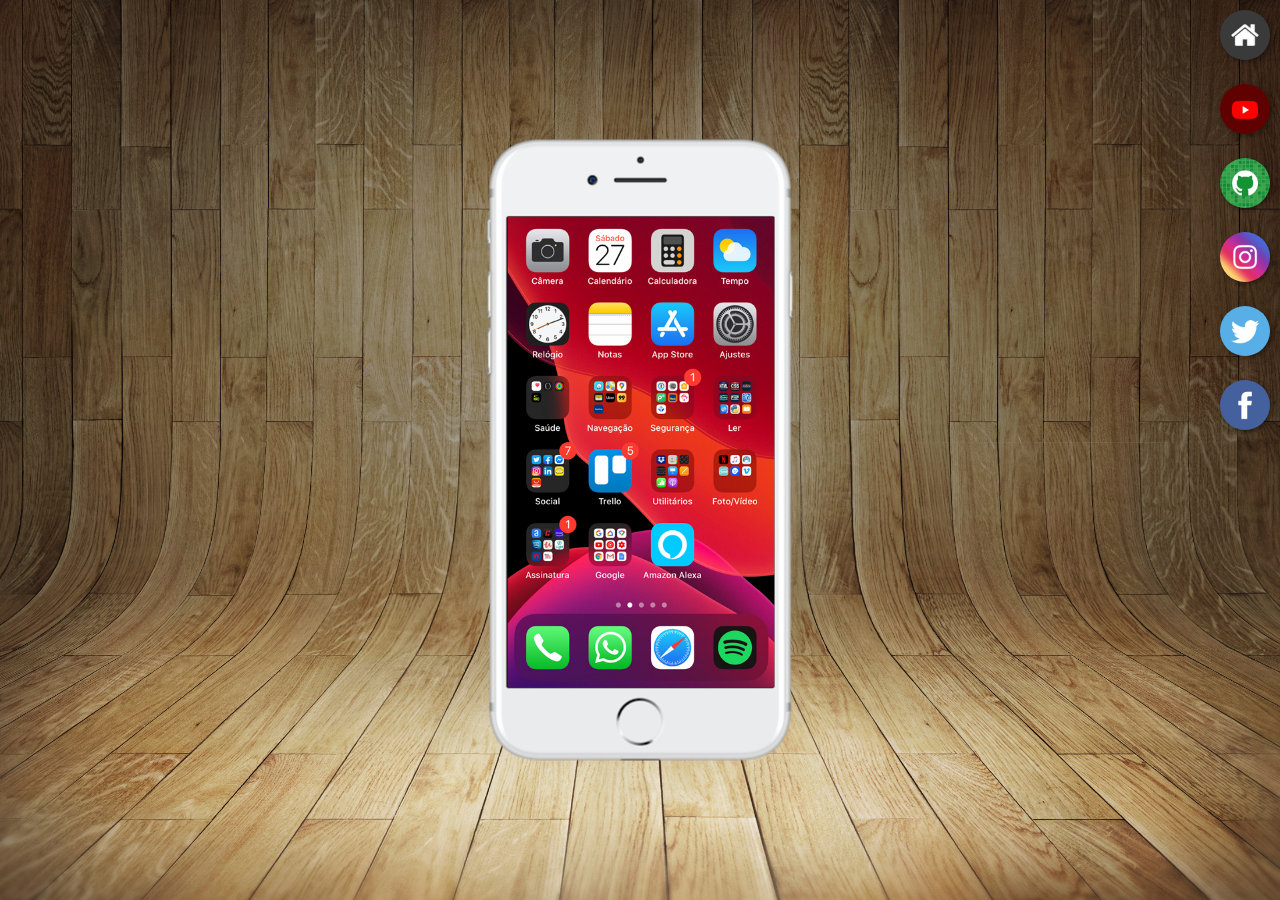
<file: index.html>
<!DOCTYPE html>
<html lang="pt-br">
<head>
    <meta charset="UTF-8">
    <meta name="viewport" content="width=device-width, initial-scale=1.0">
    <link rel="shortcut icon" href="favicon.ico" type="image/x-icon">
    <link rel="stylesheet" href="estilos/style.css">
    <title>Projeto Redes Sociais</title>
</head>
<body>
    <main>
        <section id="telefone">
            <iframe src="home.html" name="tela" id="tela" frameborder="0"></iframe>
        </section>
        <section id="redes-sociais">
            <a href="home.html" target="tela"><img src="imagens/logo-home.jpg" alt="Home"></a><br>
            <a href="youtube.html" target="tela"><img src="imagens/logo-youtube.jpg" alt="YouTube"></a><br>
            <a href="github.html" target="tela"><img src="imagens/logo-github.jpg" alt="GitHub"></a><br>
            <a href="instagram.html" target="tela"><img src="imagens/logo-instagram.jpg" alt="Instagram"></a><br>
            <a href="twitter.html" target="tela"><img src="imagens/logo-twitter.jpg" alt="Twitter"></a><br>
            <a href="facebook.html" target="tela"><img src="imagens/logo-facebook.jpg" alt="Facebook"></a>
        </section>
    </main>
</body>
</html>
</file>
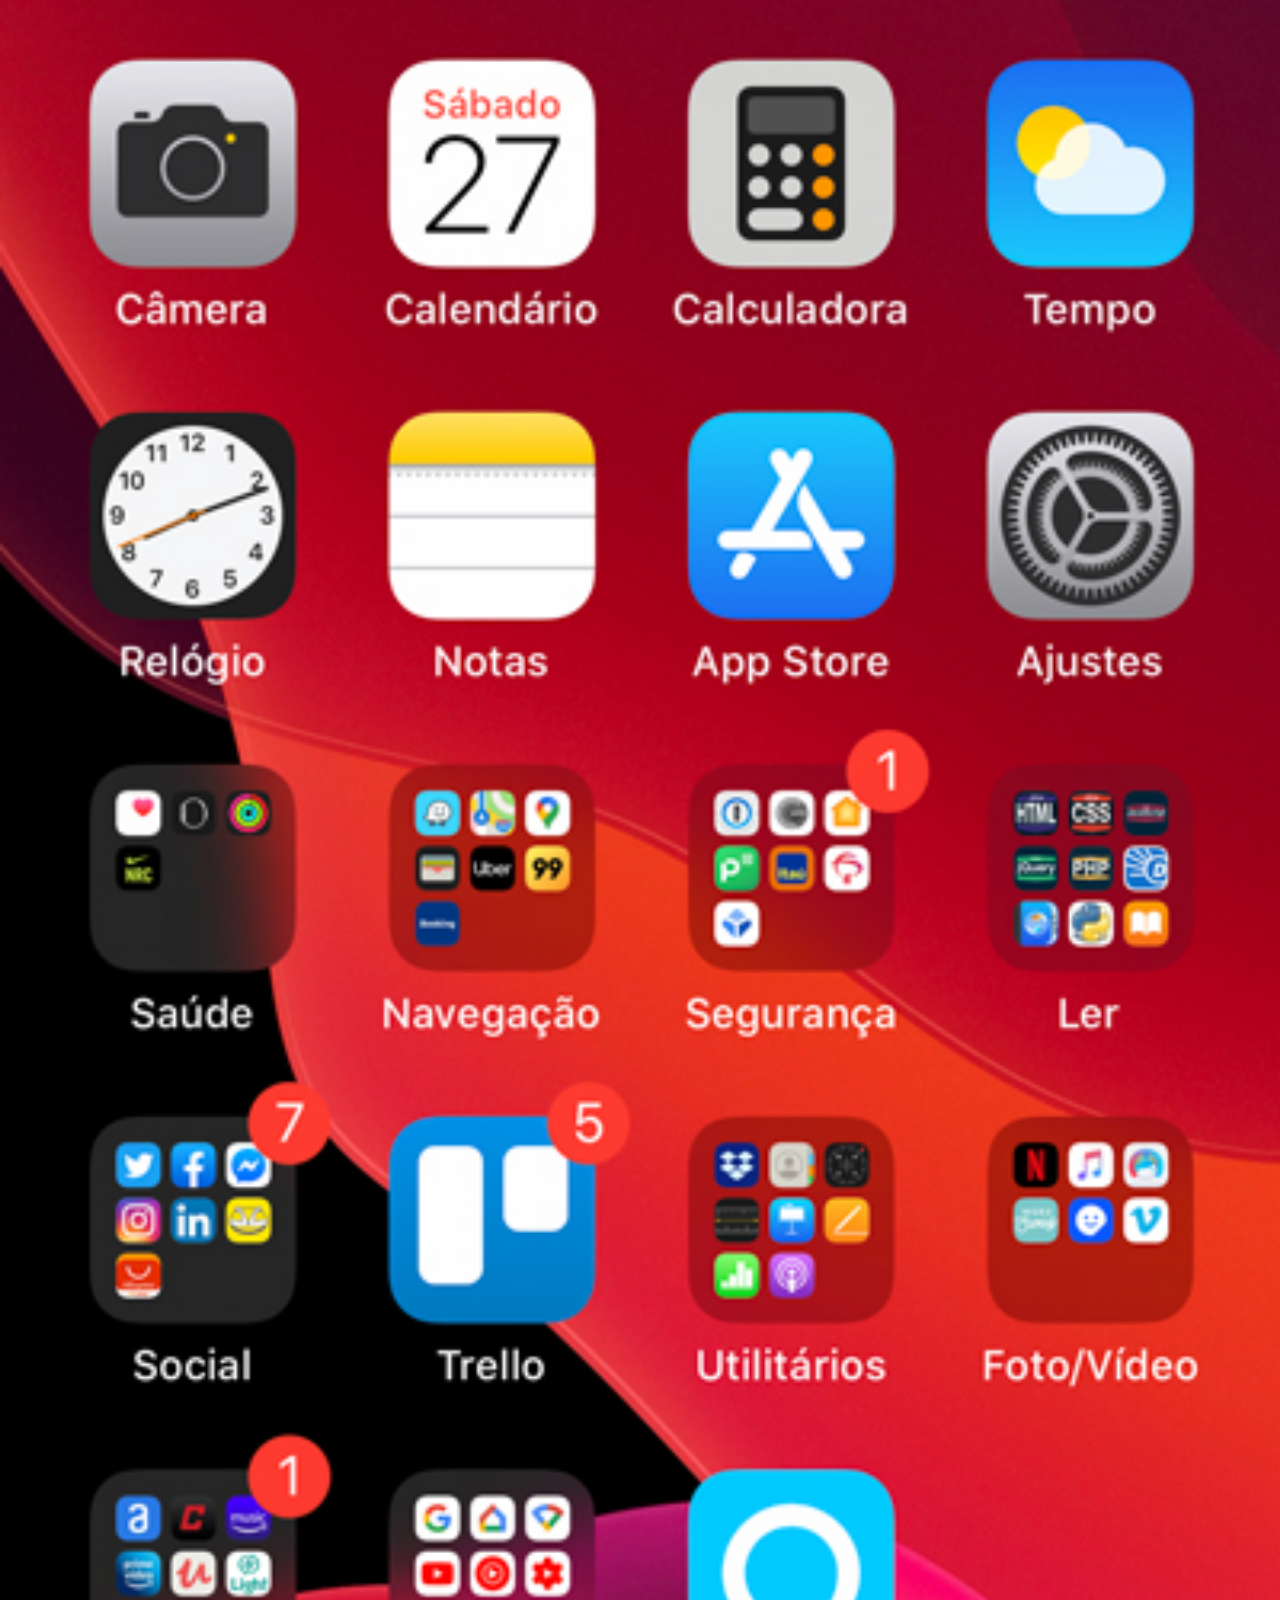
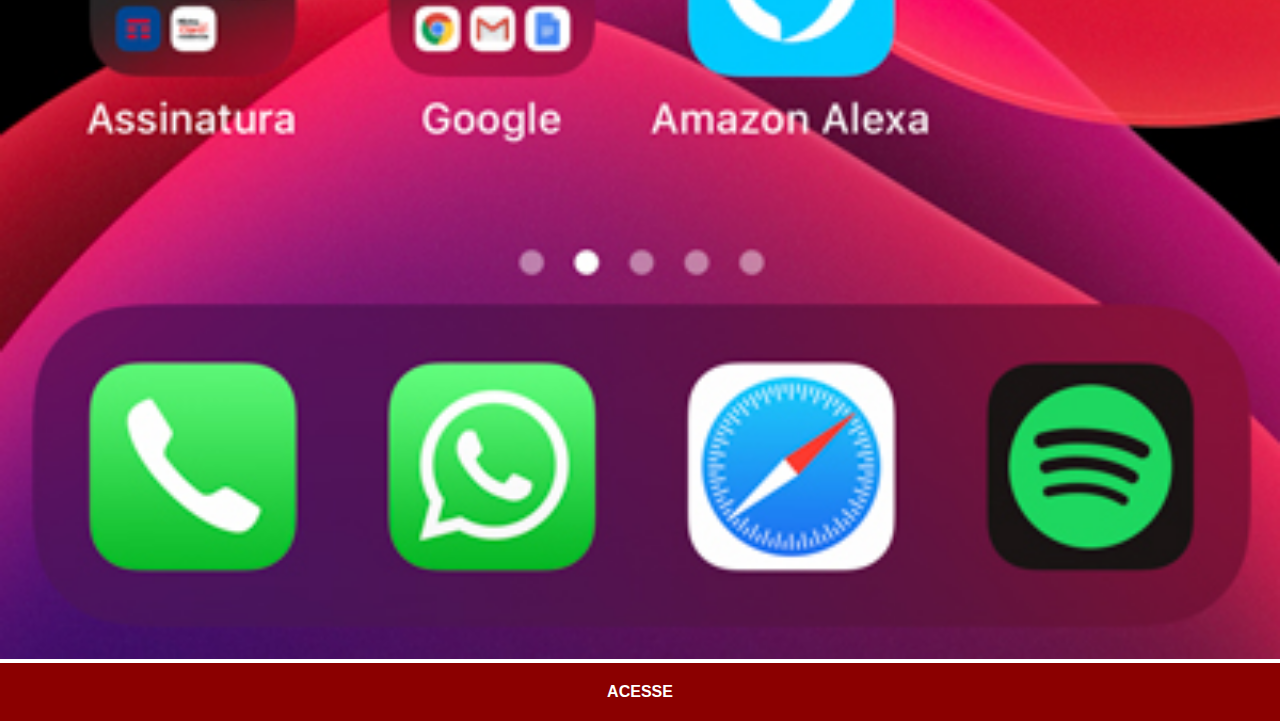
<file: facebook.html>
<!DOCTYPE html>
<html lang="pt-br">
<head>
    <meta charset="UTF-8">
    <meta name="viewport" content="width=device-width, initial-scale=1.0">
    <title>Facebook</title>
    <link rel="stylesheet" href="estilos/social.css">
</head>
<body>
    <img src="imagens/tela-home.jpg" alt="Facebook">
    <a href="https://web.facebook.com/marcelavbraga/" target="_blank">ACESSE</a>
</body>
</html>
</file>
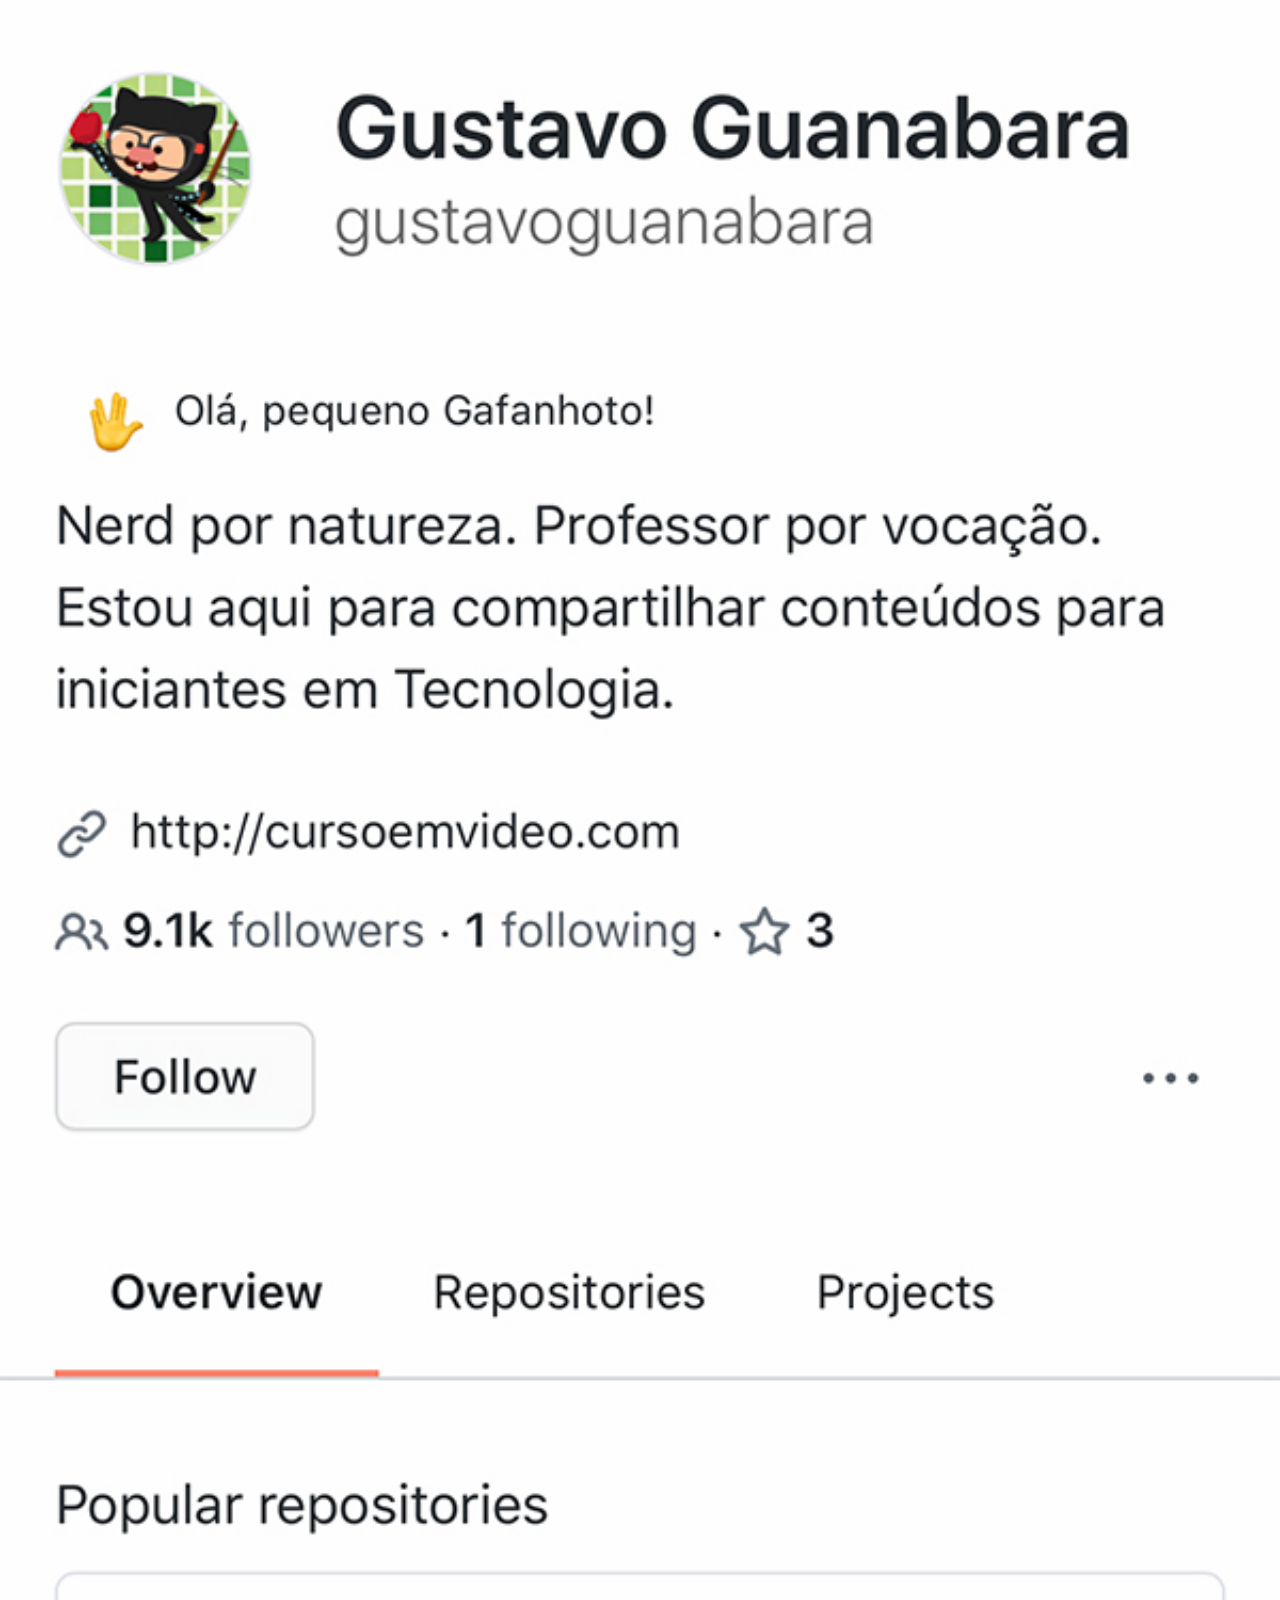
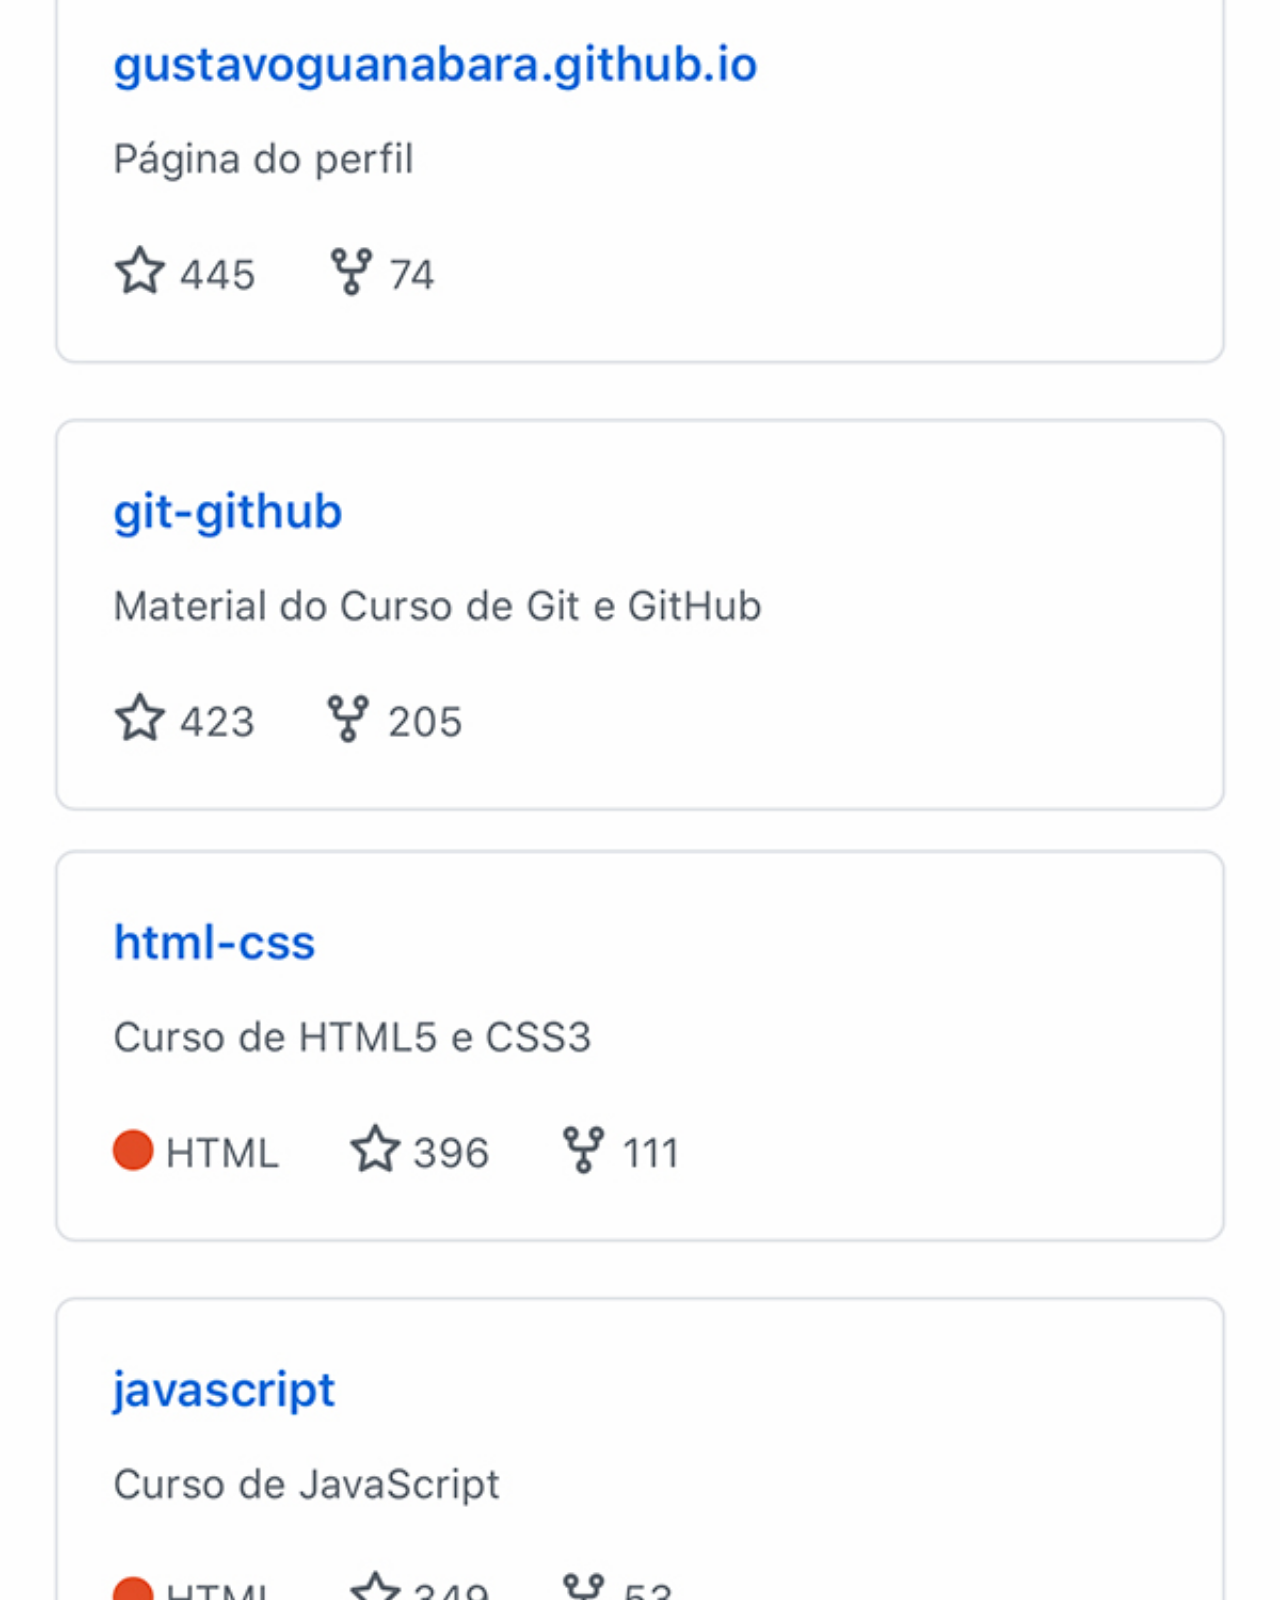
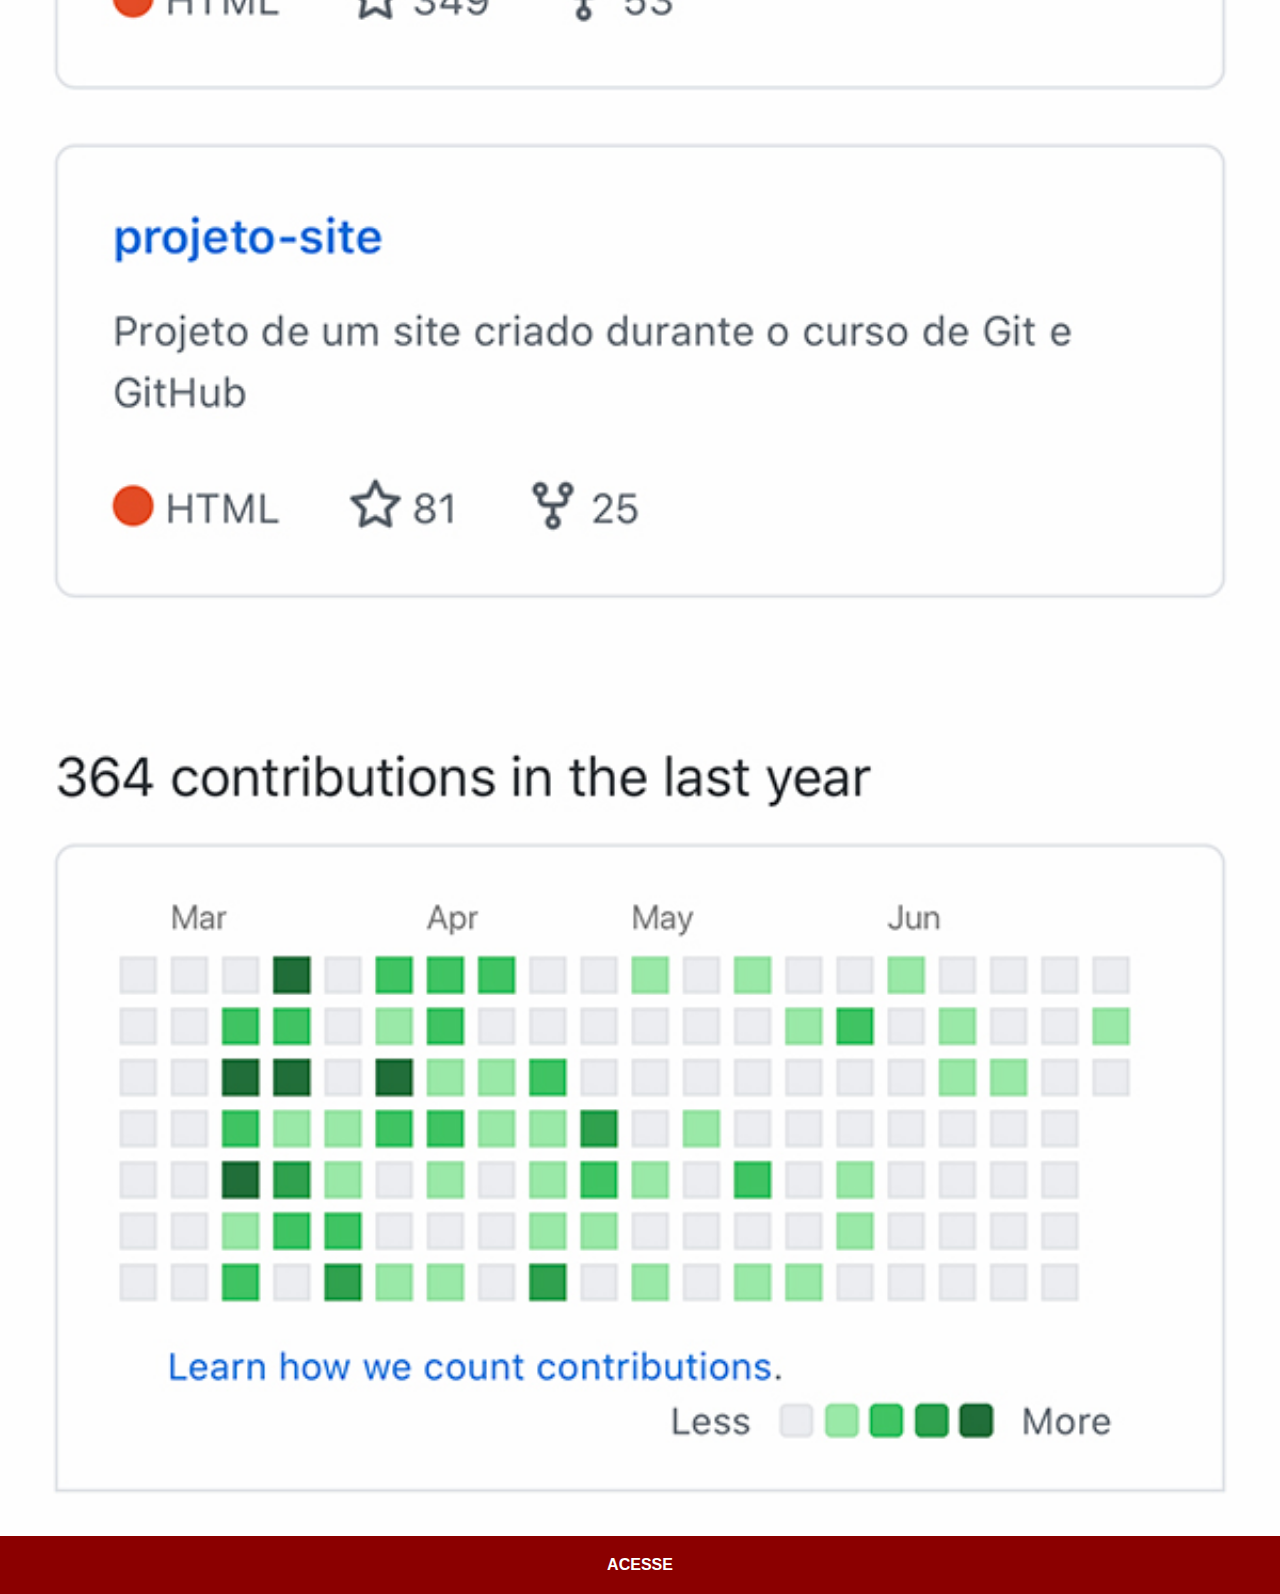
<file: github.html>
<!DOCTYPE html>
<html lang="pt-br">
<head>
    <meta charset="UTF-8">
    <meta name="viewport" content="width=device-width, initial-scale=1.0">
    <title>GitHub</title>
    <link rel="stylesheet" href="estilos/social.css">
</head>
<body>
    <img src="imagens/tela-github.jpg" alt="GitHub">
    <a href="https://github.com/marcelavbraga" target="_blank">ACESSE</a>
</body>
</html>
</file>
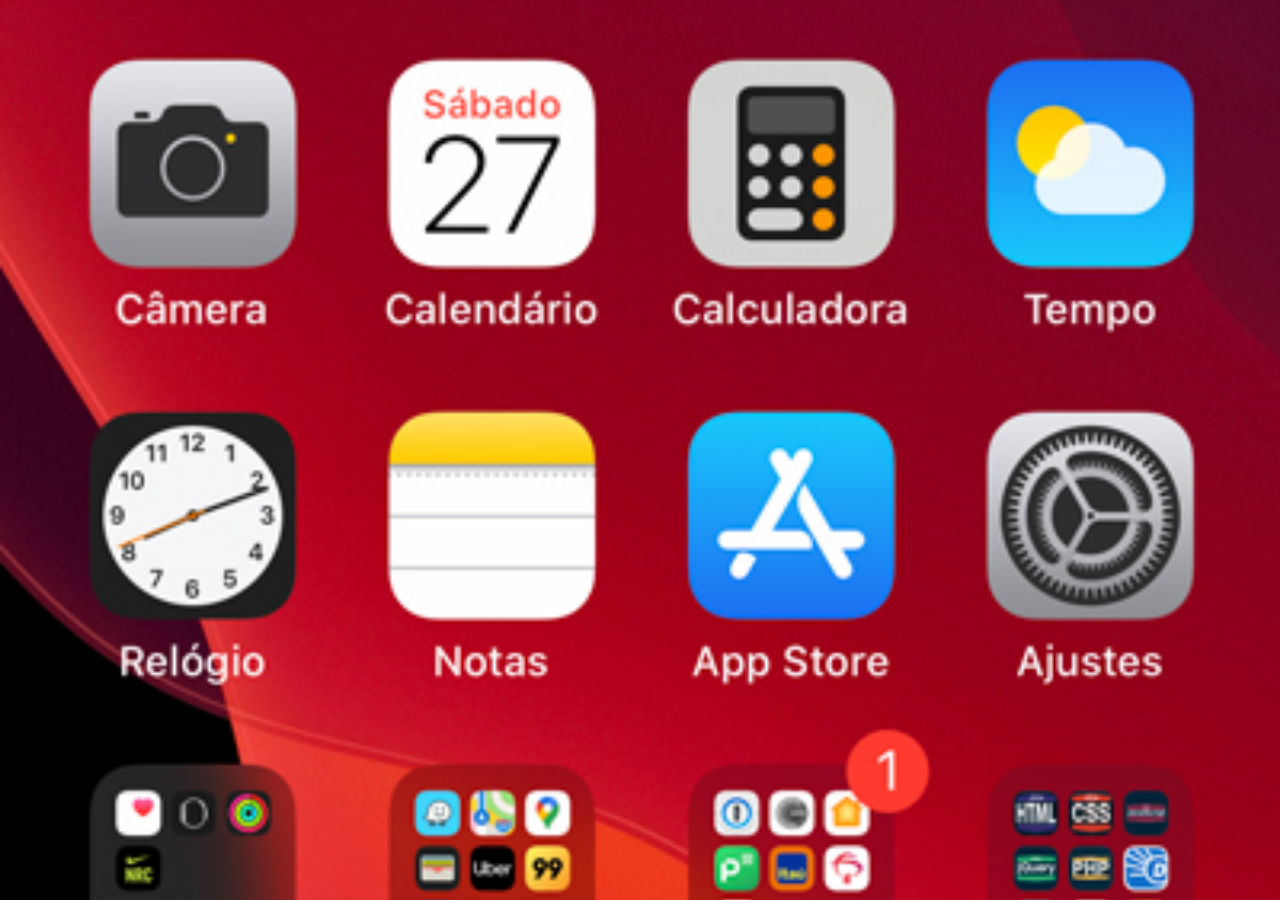
<file: home.html>
<!DOCTYPE html>
<html lang="ept-br">
<head>
    <meta charset="UTF-8">
    <meta name="viewport" content="width=device-width, initial-scale=1.0">
    <title>Document</title>
</head>
<style>
    * {
        margin: 0px;
        padding: 0px;
    }

    body {
        width: 100vw;
        height: 100vh;
        background: black url(imagens/tela-home.jpg) no-repeat top center;
        background-size: cover;
    }
</style>
<body>
    
</body>
</html>
</file>
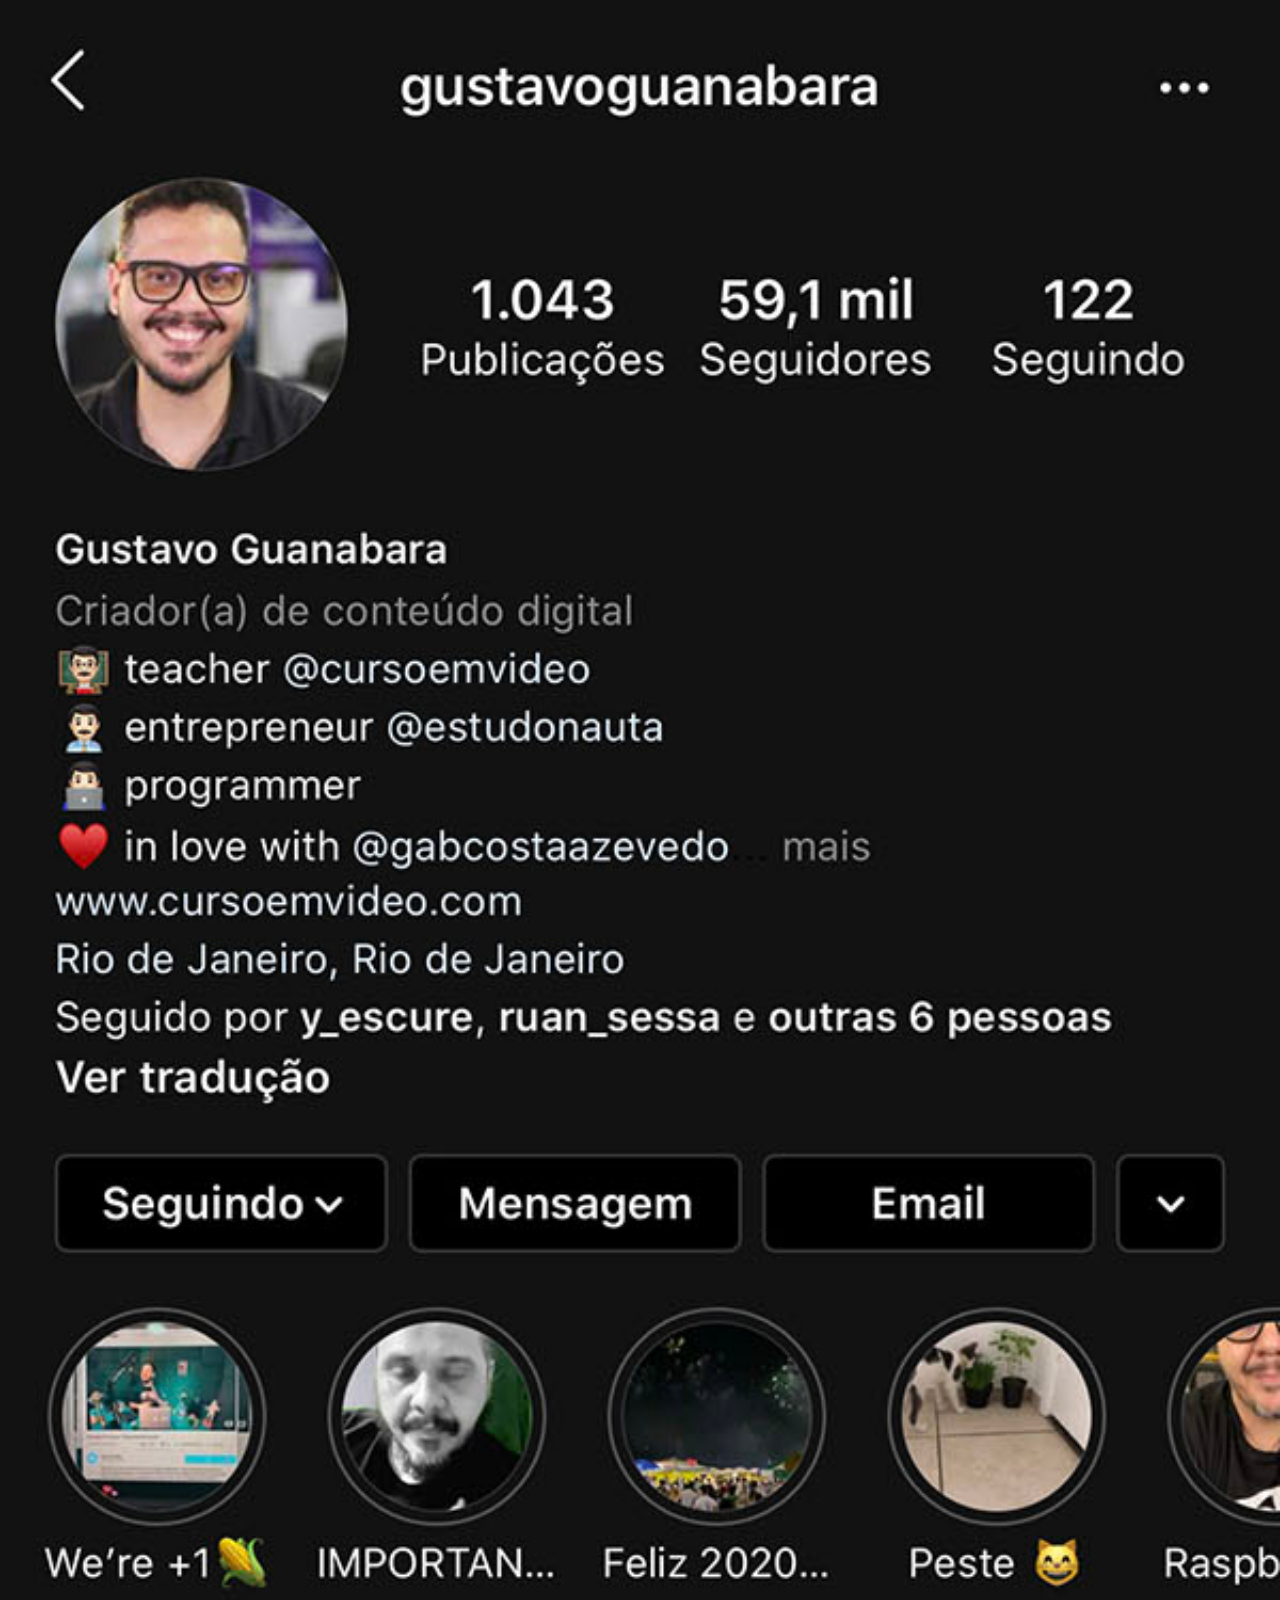
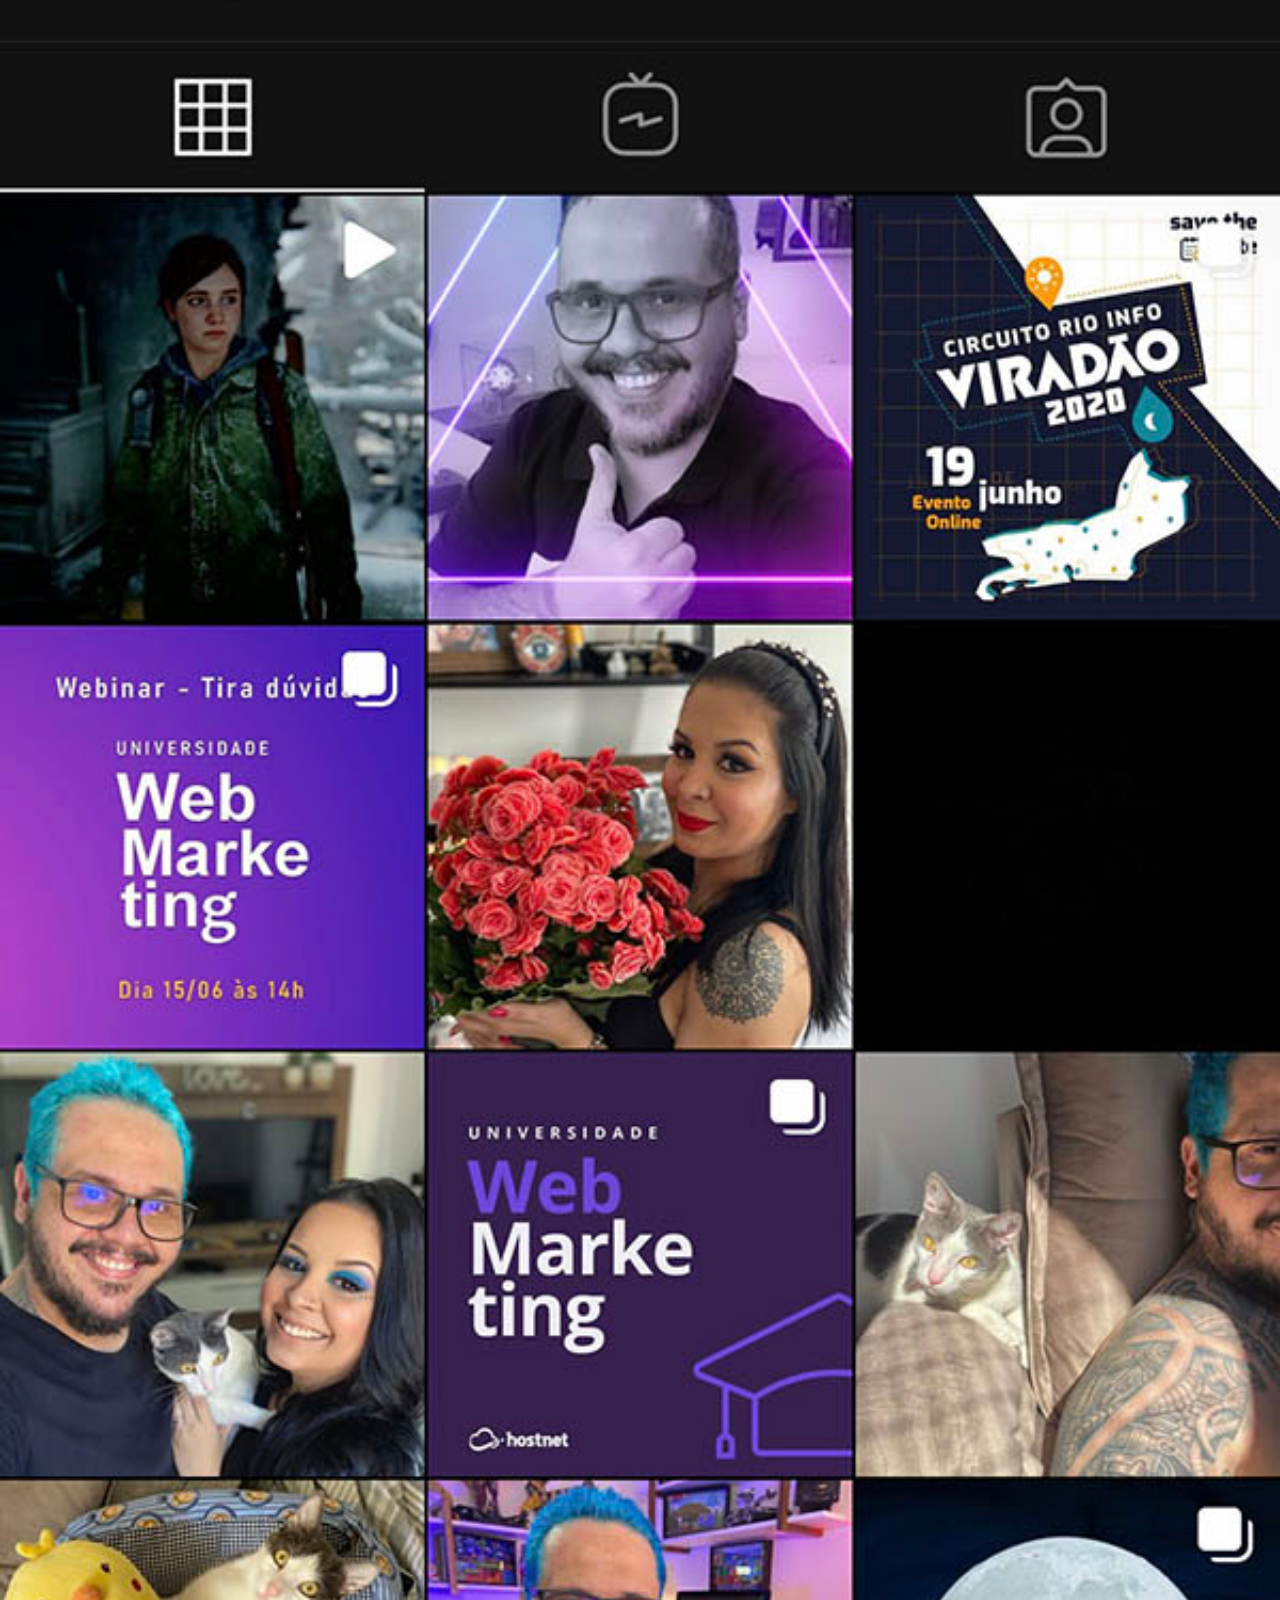
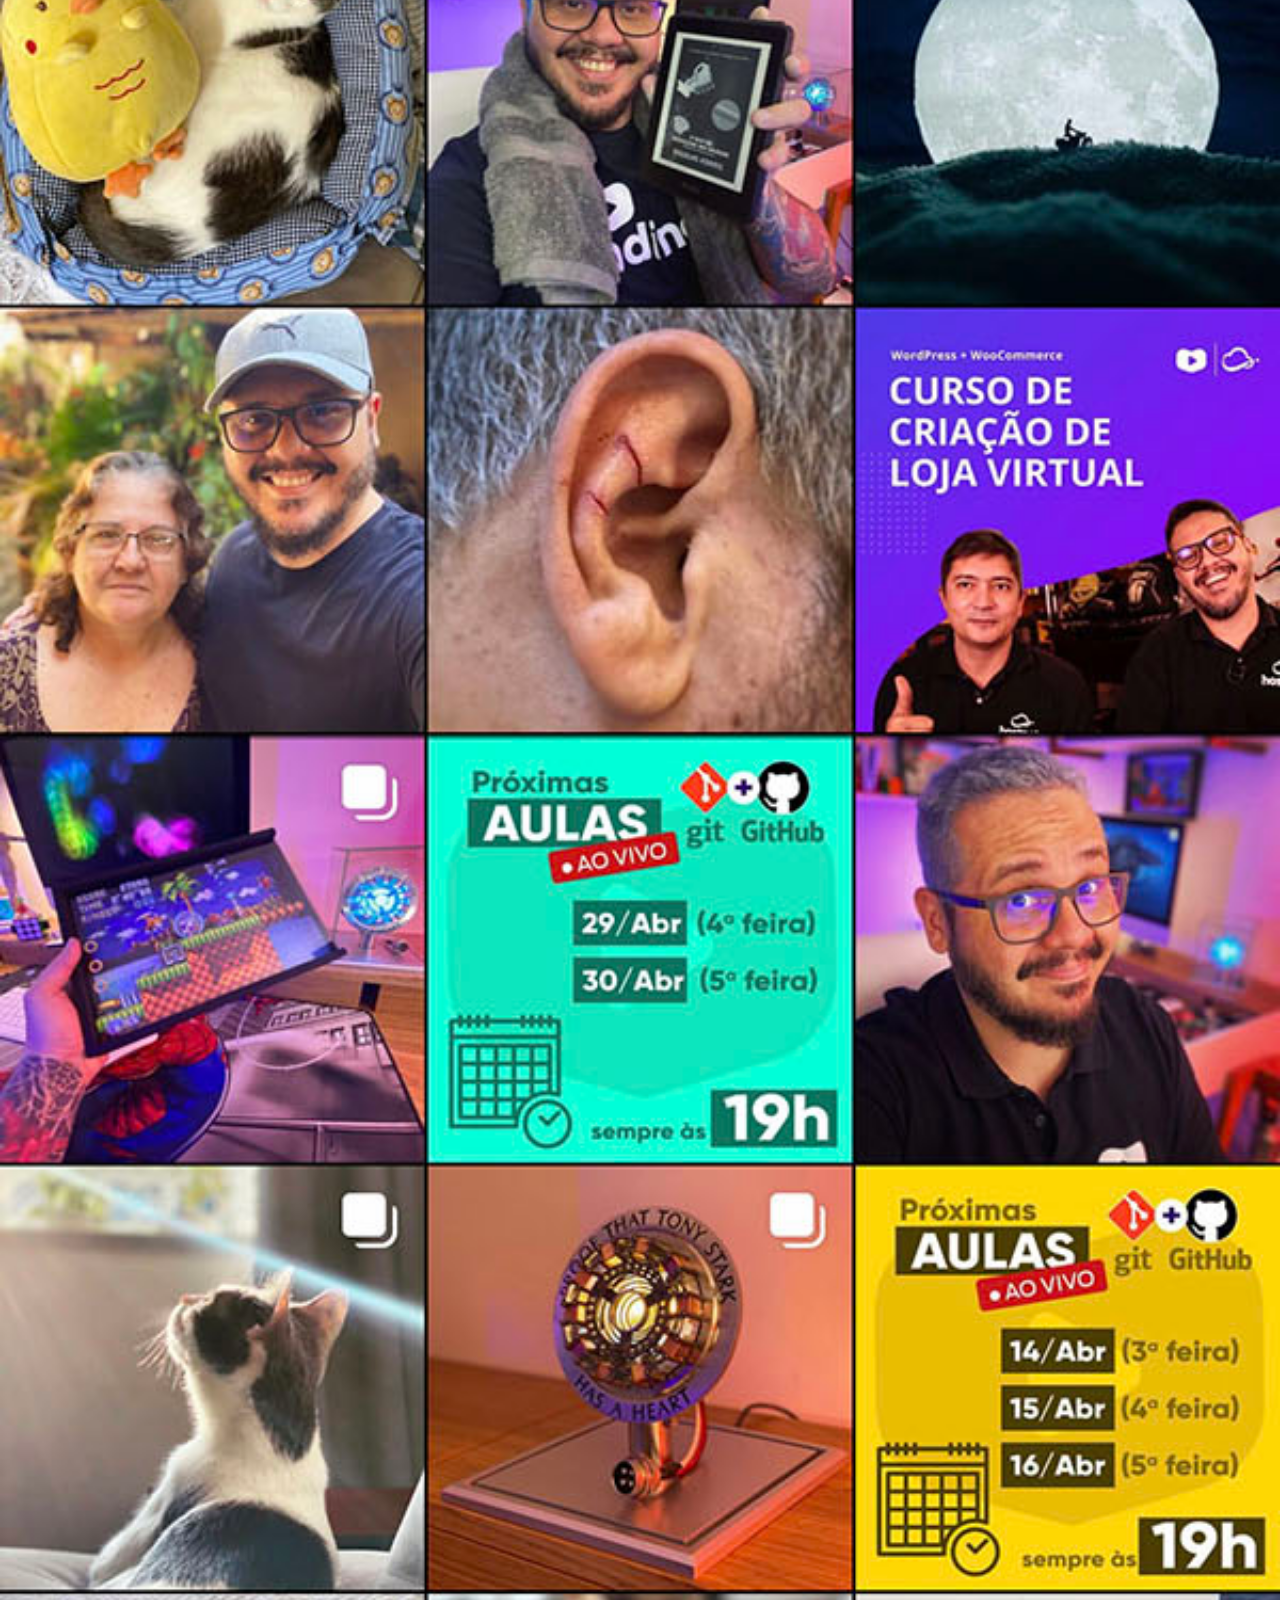
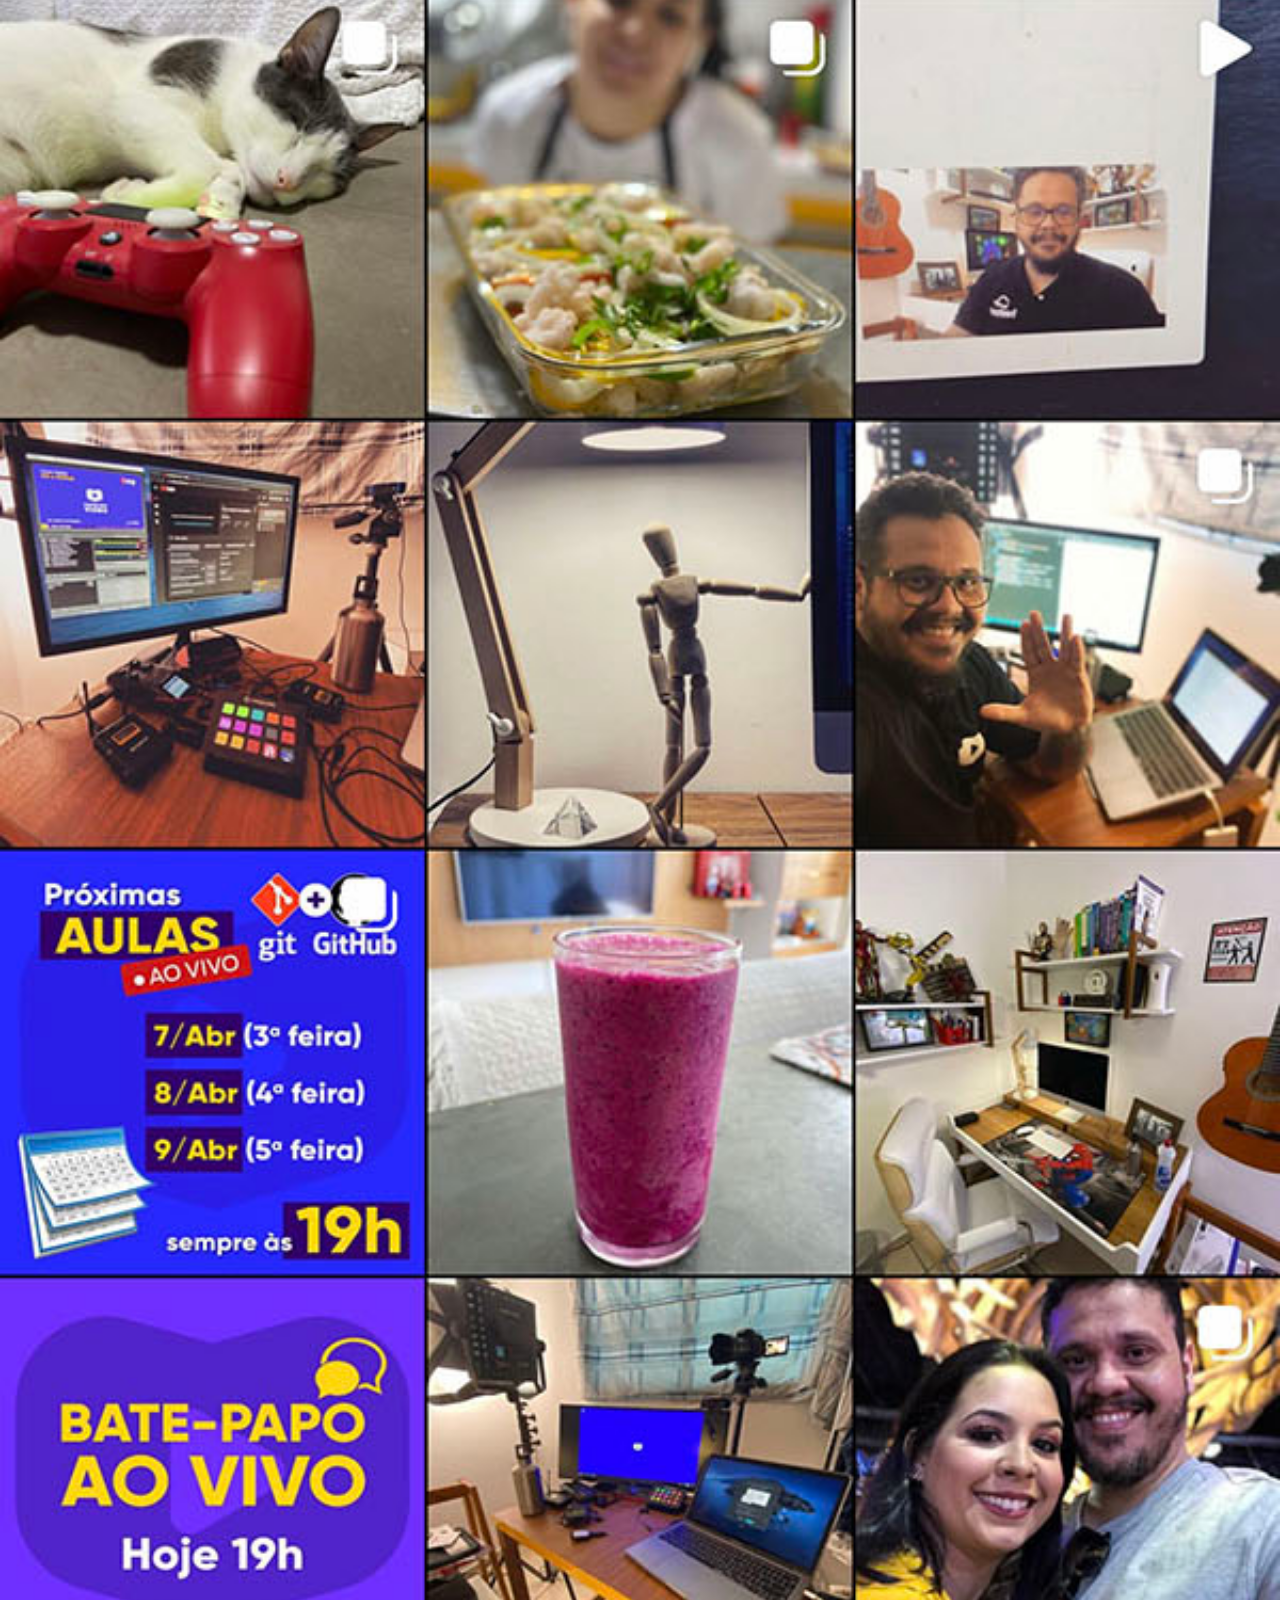
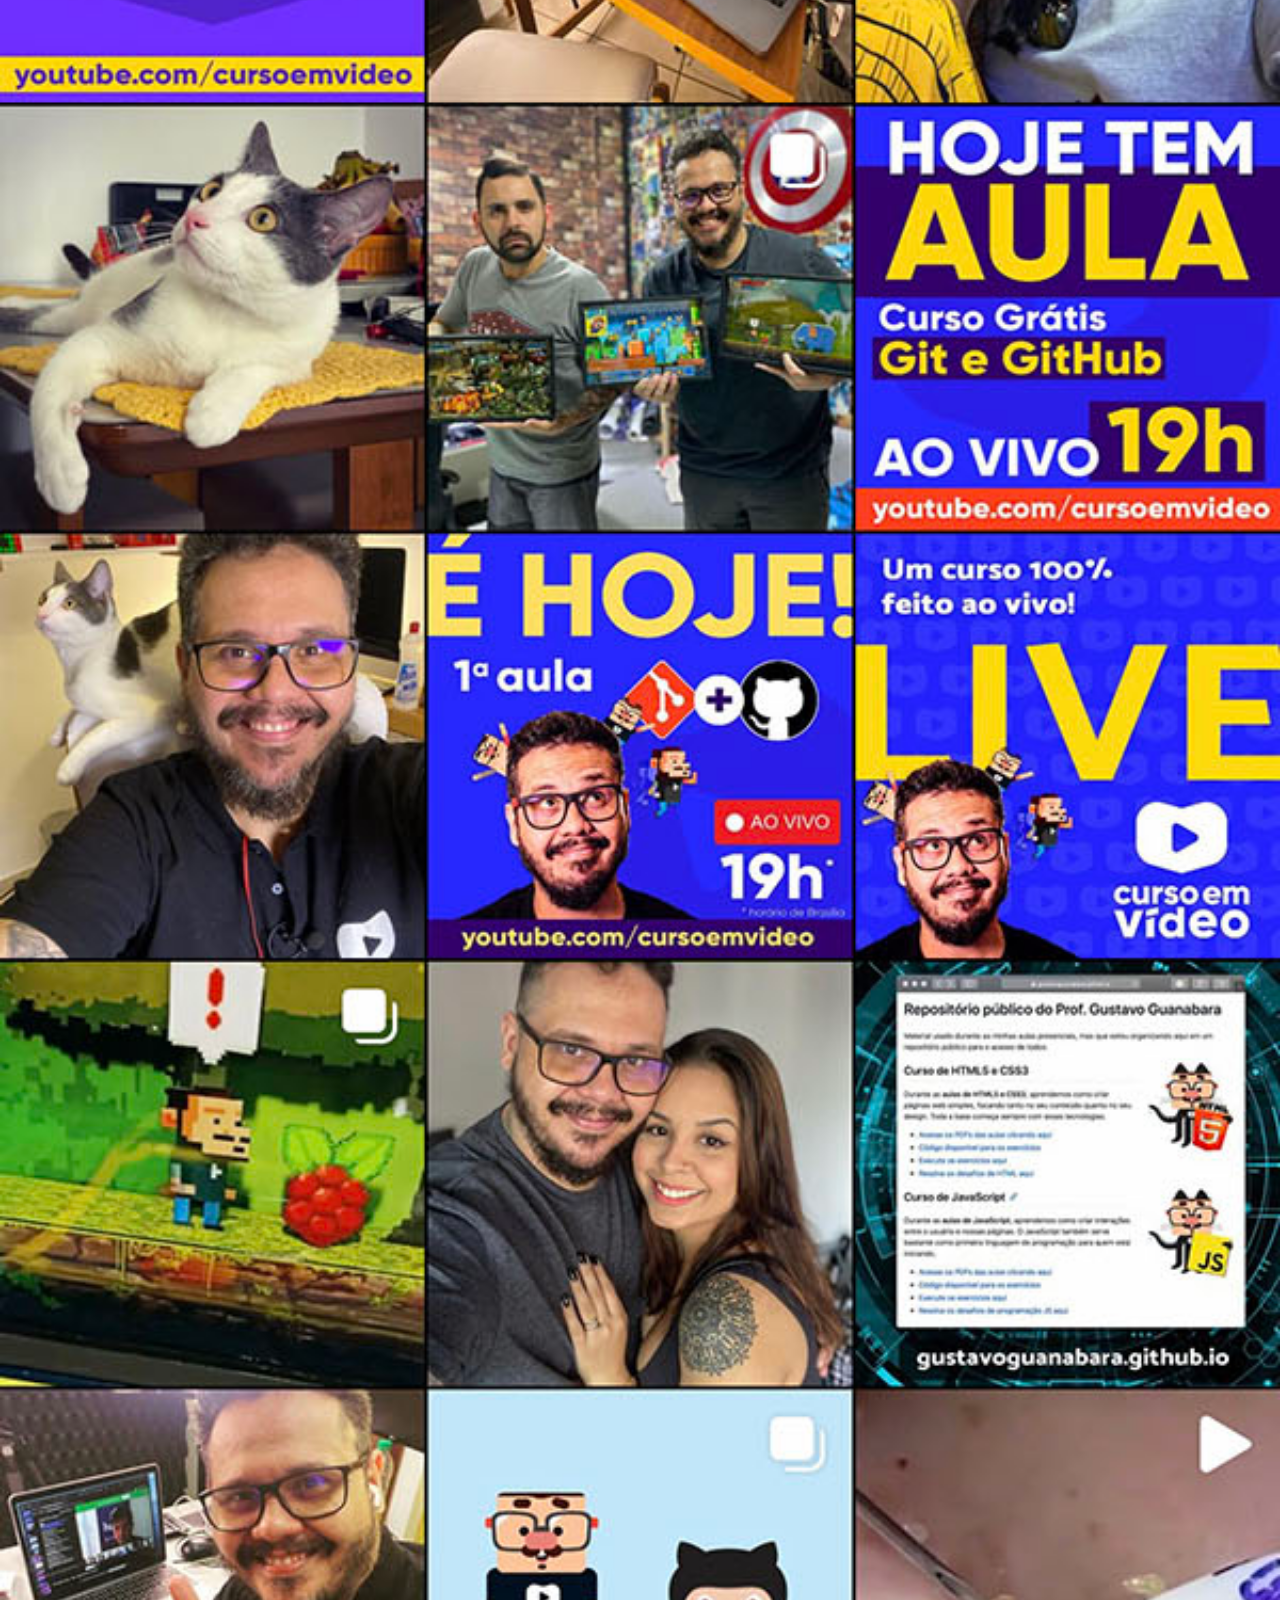
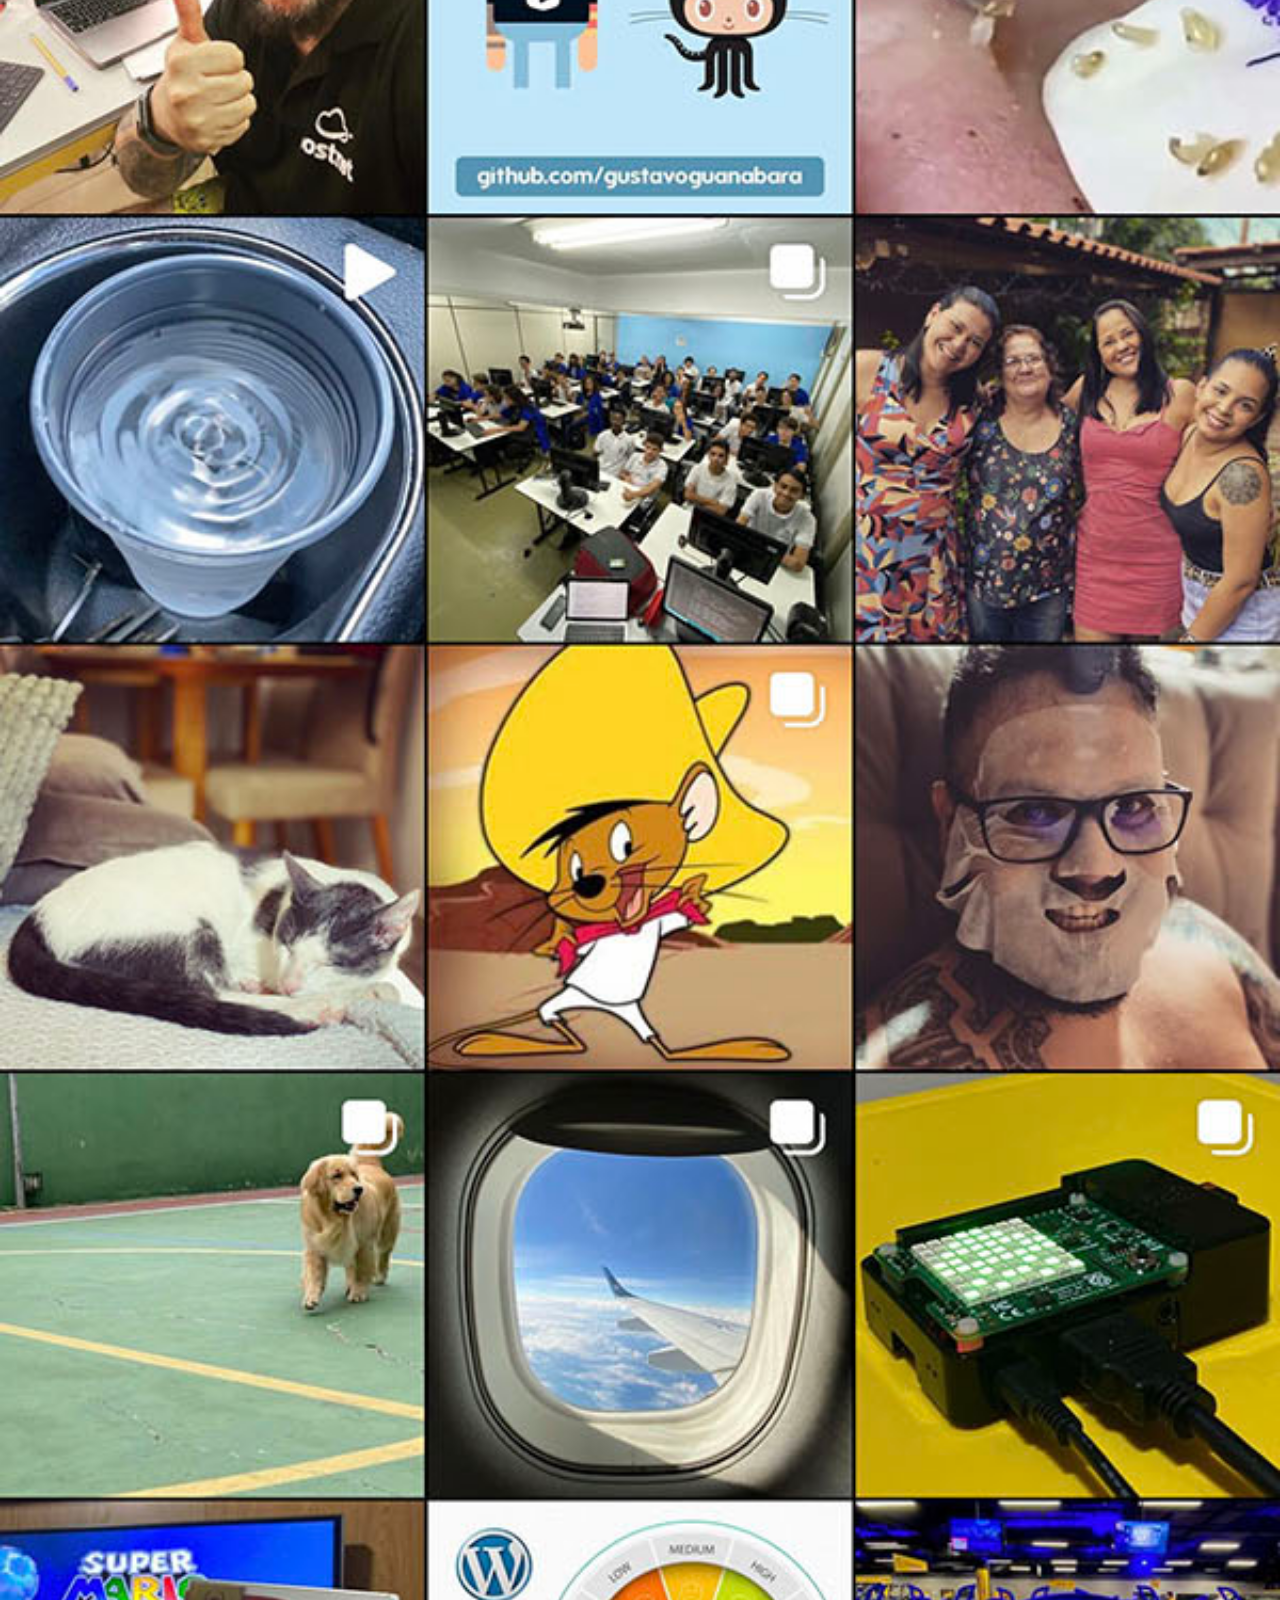
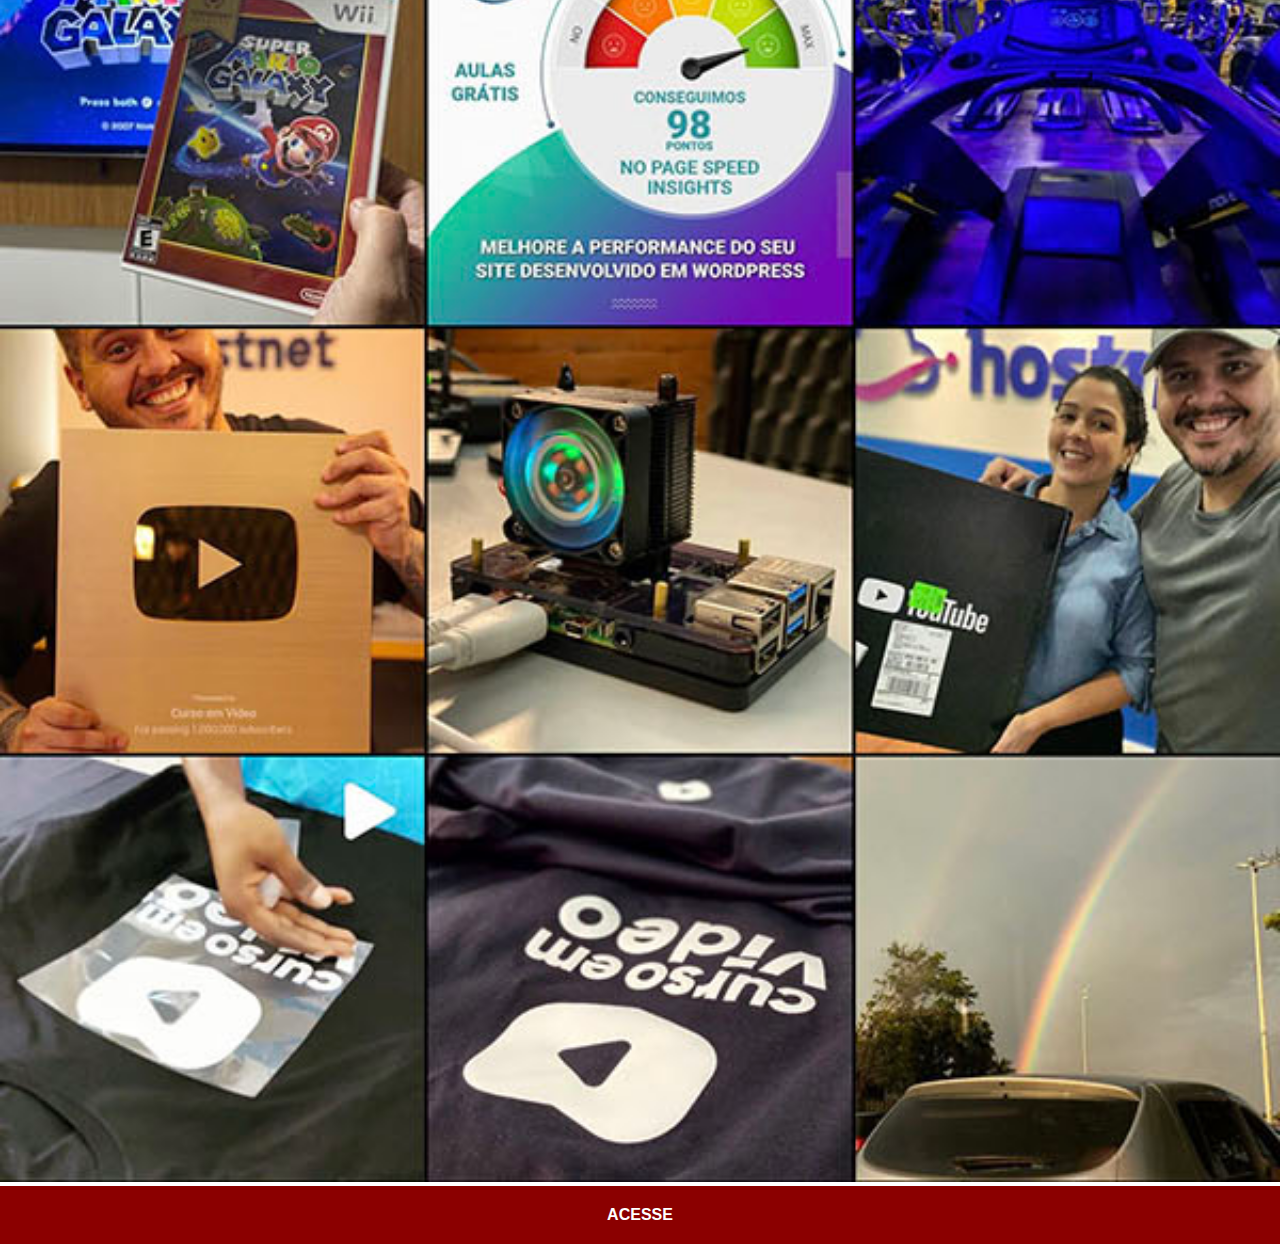
<file: instagram.html>
<!DOCTYPE html>
<html lang="pt-br">
<head>
    <meta charset="UTF-8">
    <meta name="viewport" content="width=device-width, initial-scale=1.0">
    <title>Instagram</title>
    <link rel="stylesheet" href="estilos/social.css">
</head>
<body>
    <img src="imagens/tela-instagram.jpg" alt="Instagram">
    <a href="https://www.instagram.com/marcela22braga/" target="_blank">ACESSE</a>
</body>
</html>
</file>
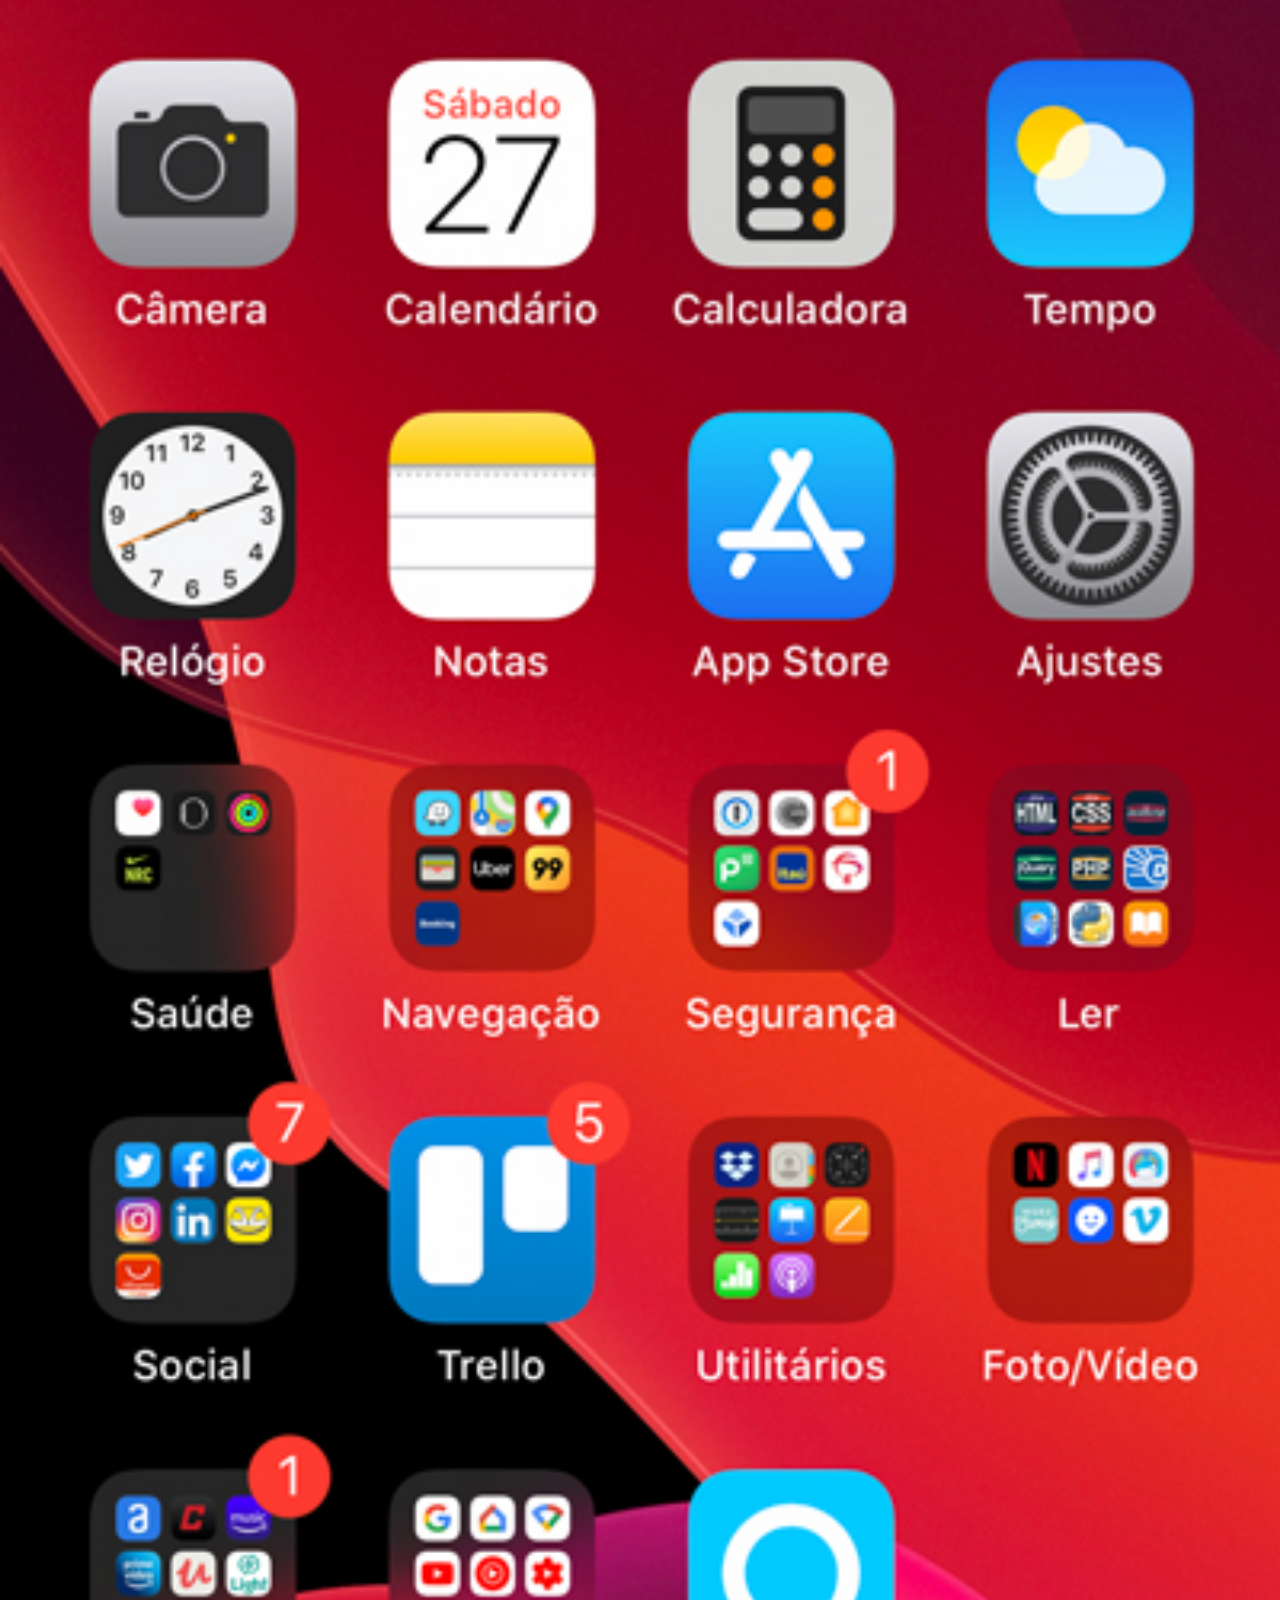
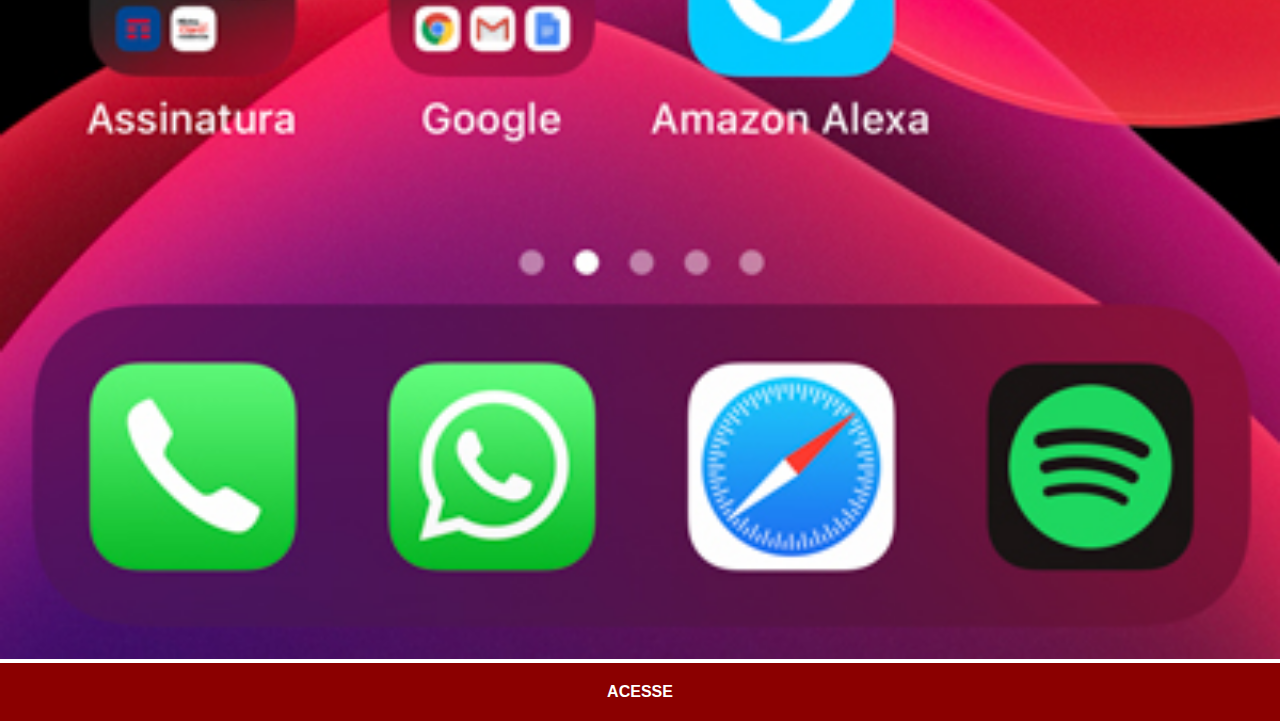
<file: twitter.html>
<!DOCTYPE html>
<html lang="pt-br">
<head>
    <meta charset="UTF-8">
    <meta name="viewport" content="width=device-width, initial-scale=1.0">
    <title>X</title>
    <link rel="stylesheet" href="estilos/social.css">
</head>
<body>
    <img src="imagens/tela-home.jpg" alt="X">
    <a href="https://x.com/_marcela_braga" target="_blank">ACESSE</a>
</body>
</html>
</file>
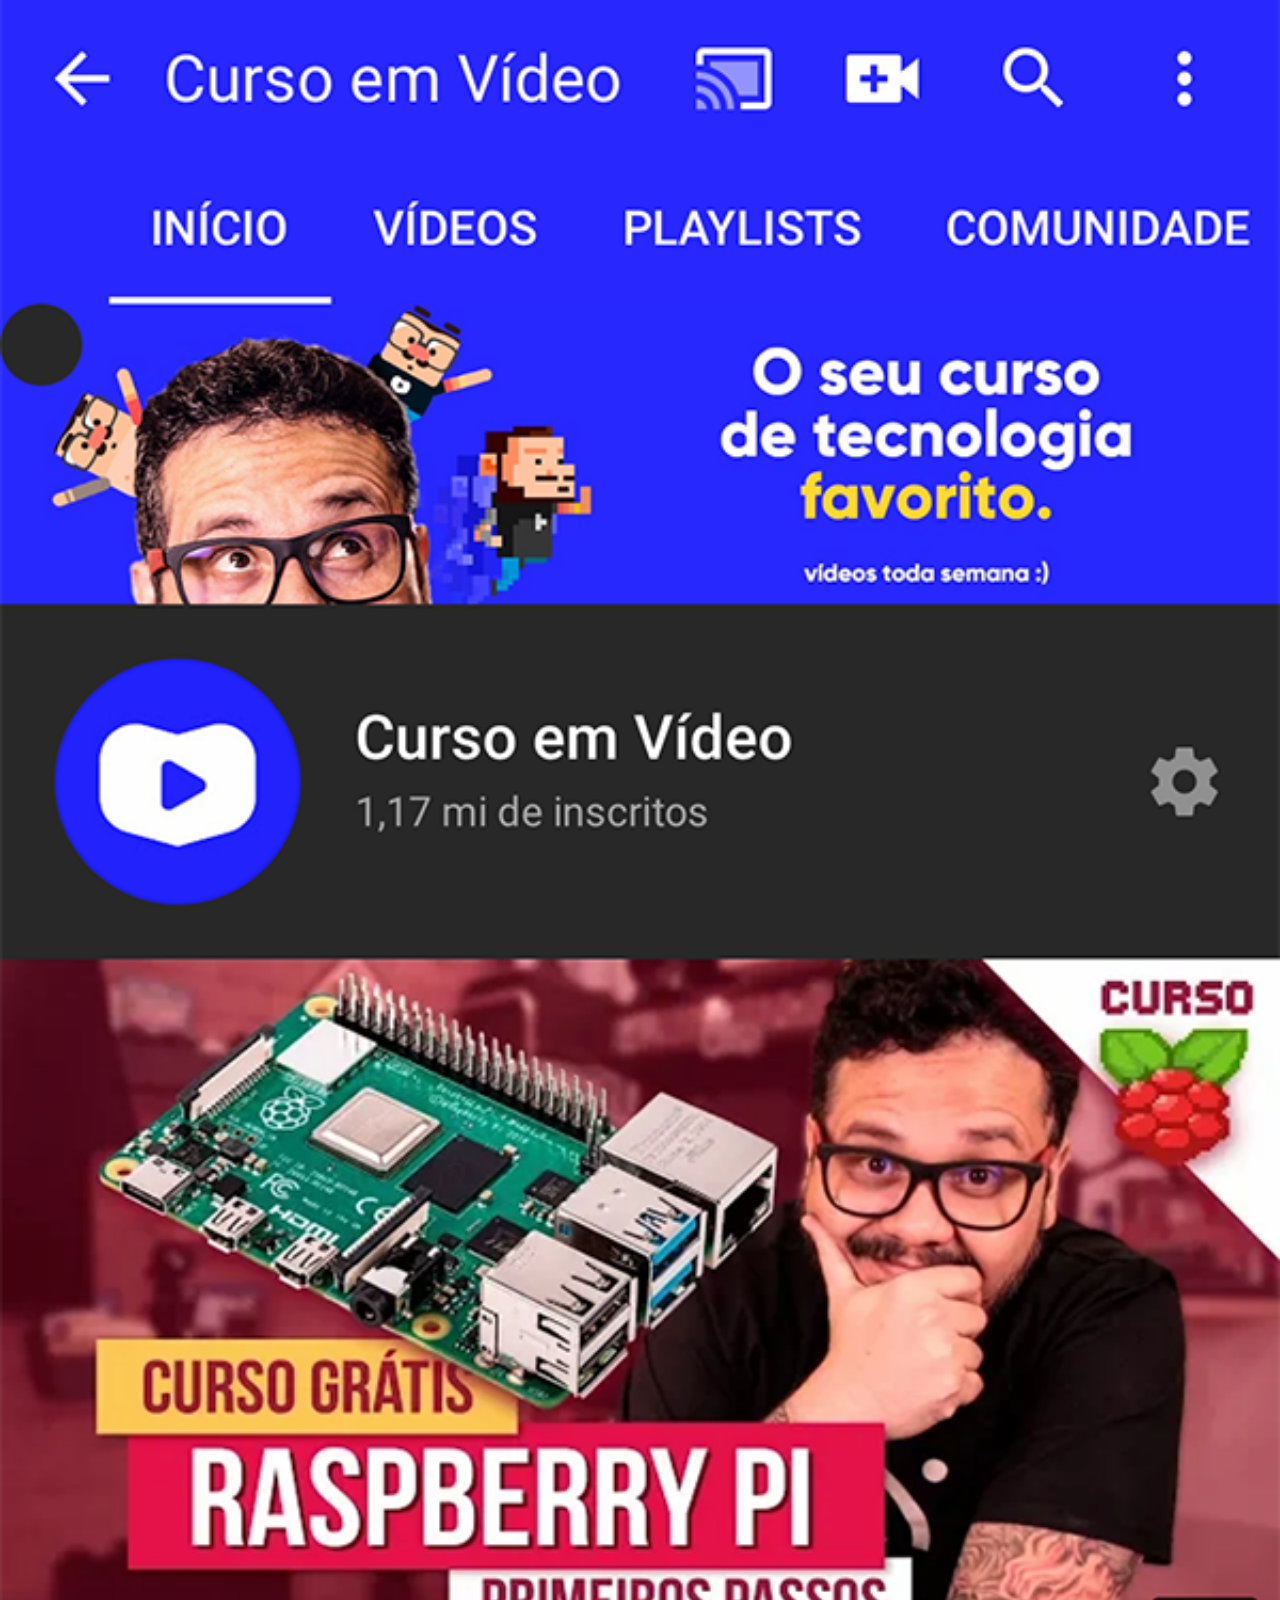
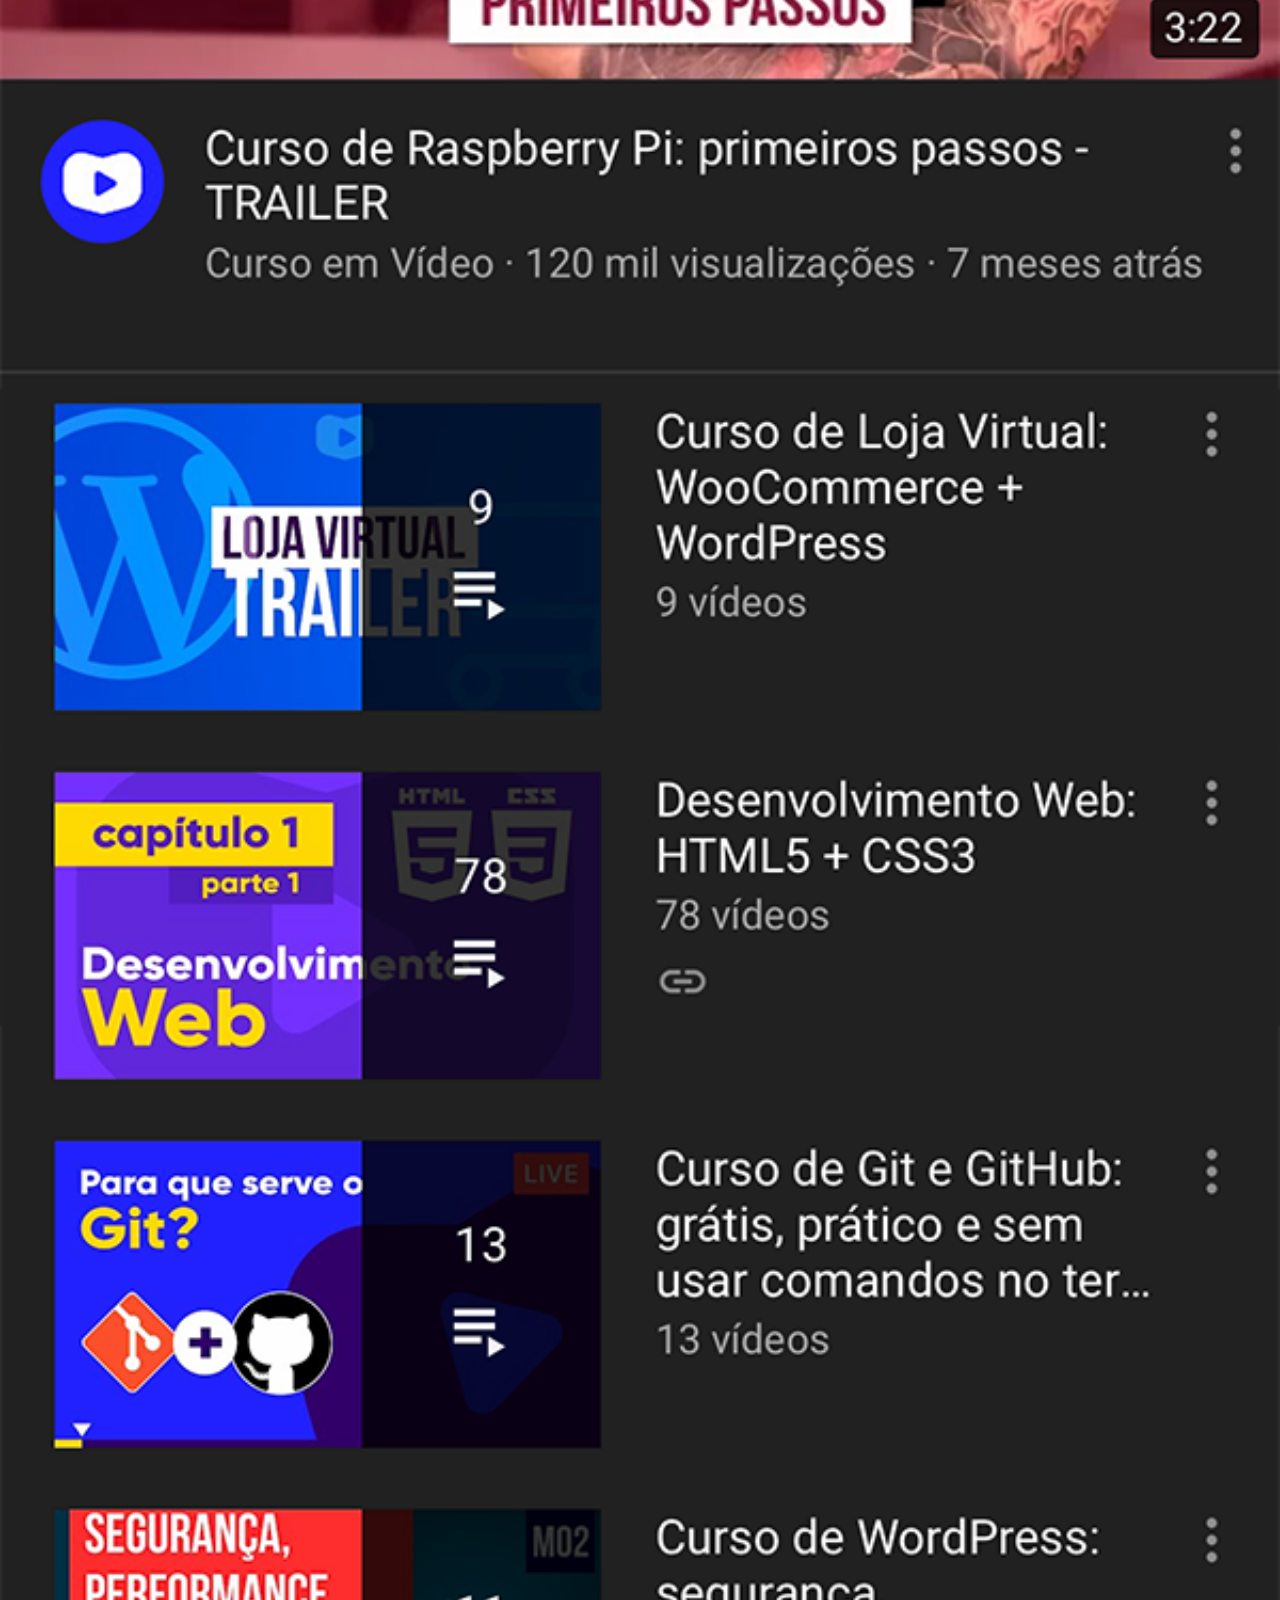
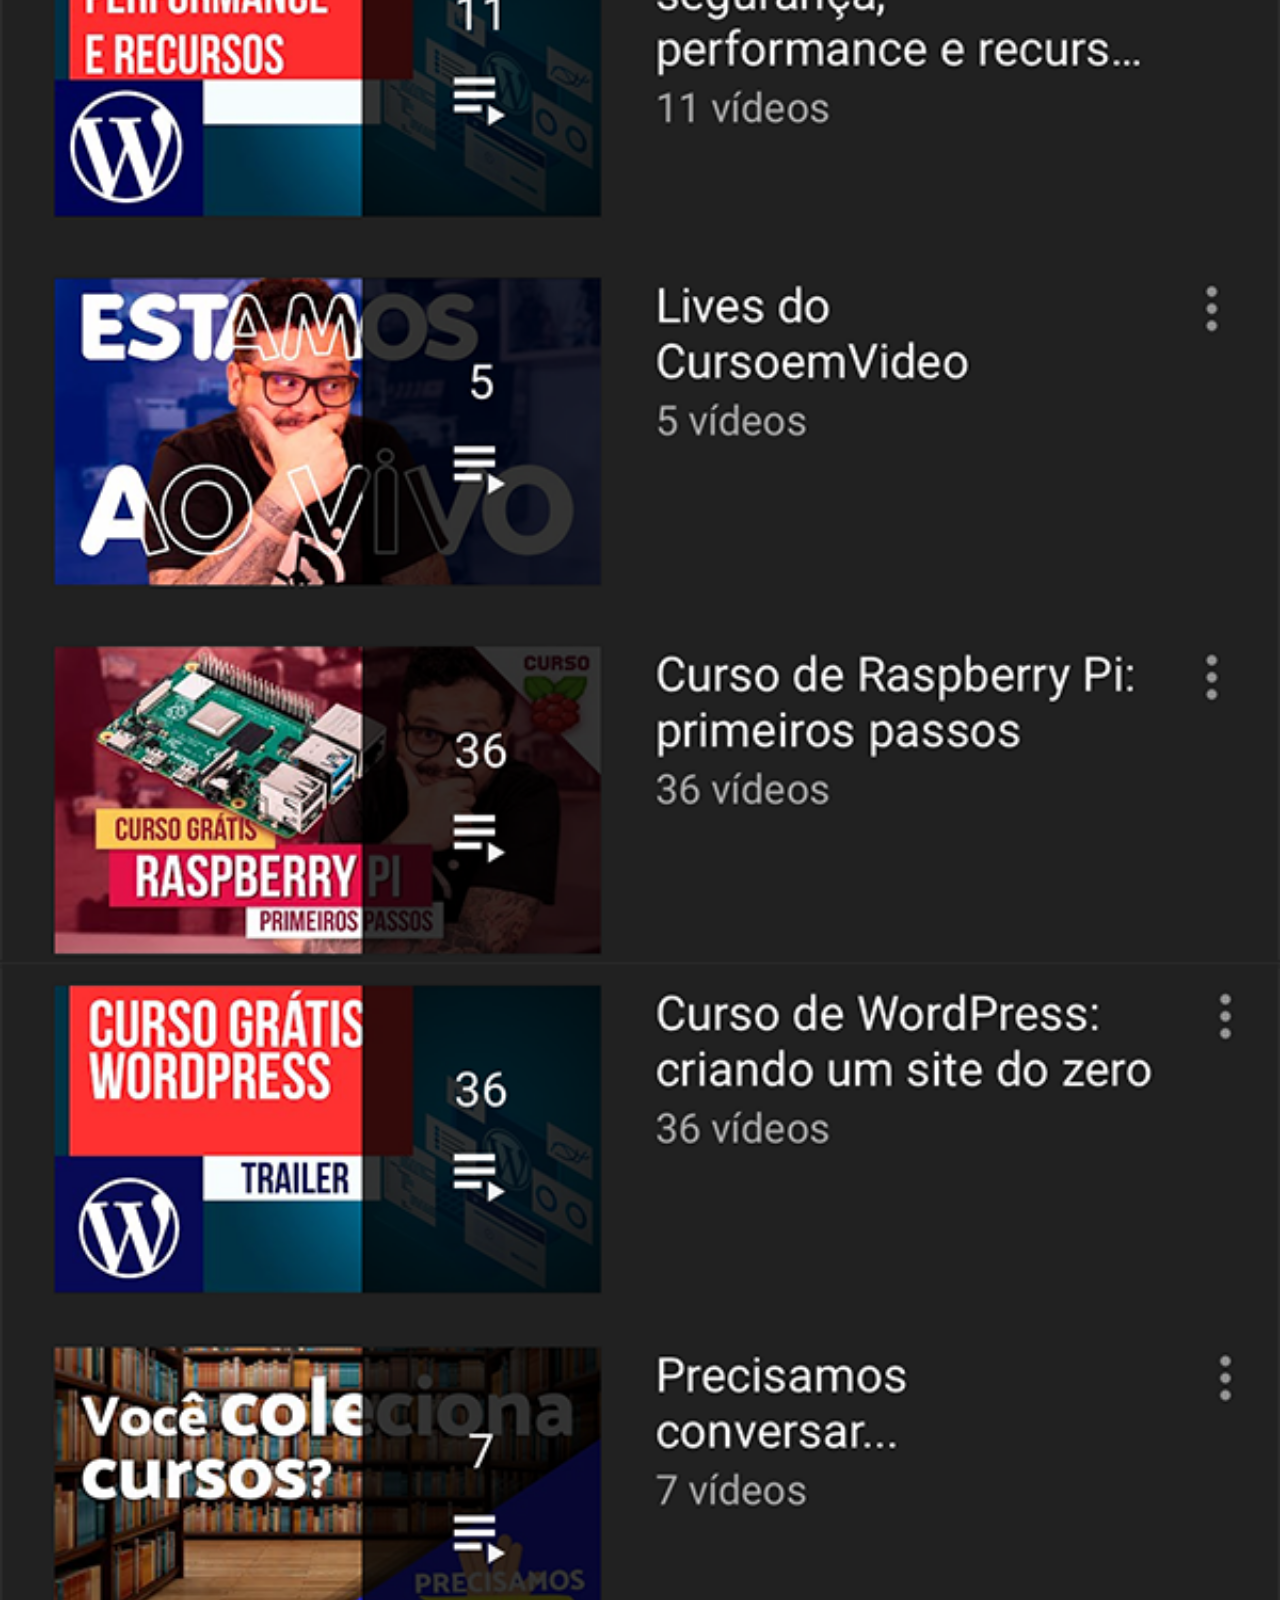
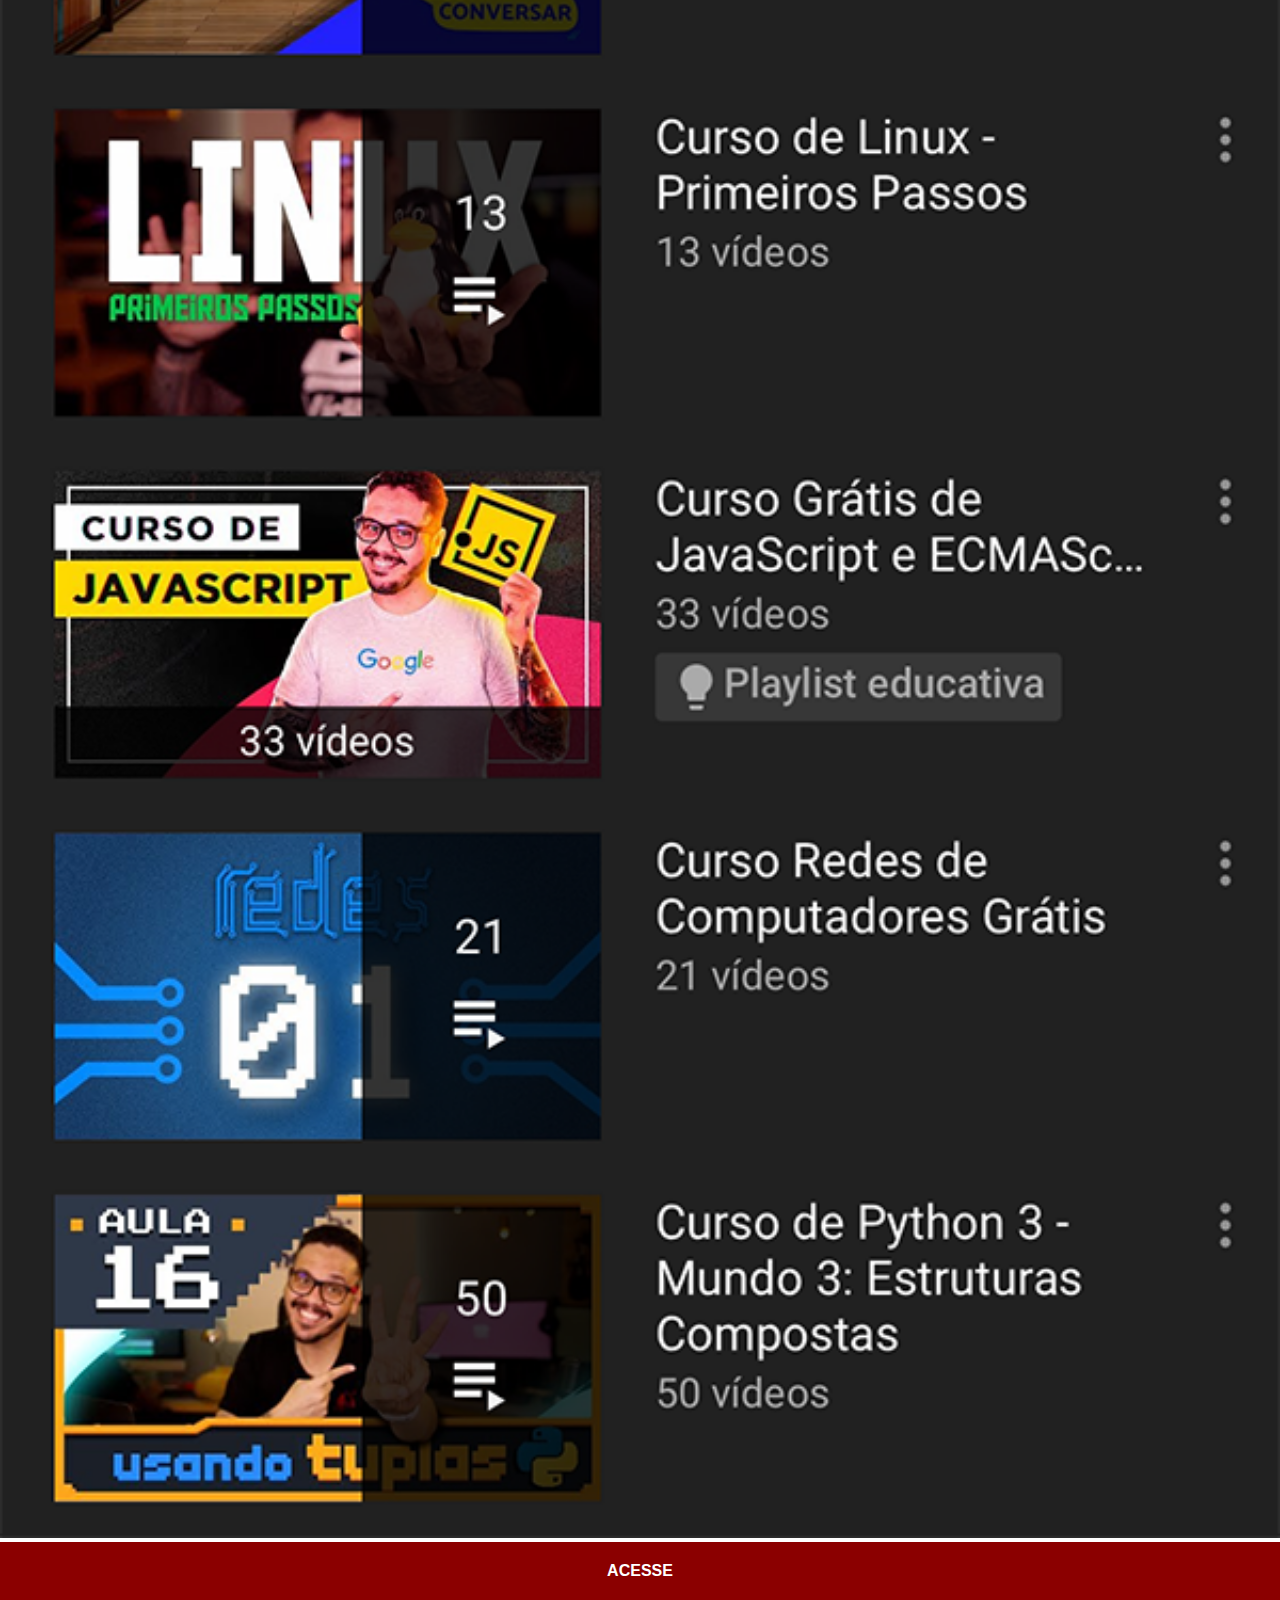
<file: youtube.html>
<!DOCTYPE html>
<html lang="pt-br">
<head>
    <meta charset="UTF-8">
    <meta name="viewport" content="width=device-width, initial-scale=1.0">
    <title>YouTube</title>
    <link rel="stylesheet" href="estilos/social.css">
</head>
<body>
    <img src="imagens/tela-youtube.png" alt="YouTube"><a href="https://www.youtube.com/" target="_blank">ACESSE</a>
</body>
</html>
</file>
<file: estilos/style.css>
@charset "UTF-8";

* {
    margin: 0px;
    padding: 0px;
    font-family: Arial, Helvetica, sans-serif;
}

html, body {
    height: 100vh;
    width: 100vw;
    background-color: black;
}

body {
    background: url('../imagens/fundo-madeira.jpg') no-repeat top center;
    background-size: cover;
    background-attachment: fixed;
}
main {
    position: relative;
    height: 100vh;
}

section#telefone {
    position: absolute;
    top: 50%;
    left: 50%;
    transform: translate(-50%, -50%);

    height: 627px;
    width: 311px;
    background: url('../imagens/frame-iphone.png') no-repeat;
}

iframe#tela {
    position: relative;
    top: 80px;
    left: 23px;
    width: 267px;
    height: 471px;
}

section#redes-sociais {
    text-align: right;
}
section#redes-sociais img {
    width: 50px;
    margin: 10px;
    border-radius: 50%;
    box-shadow: 2px 2px 5px rgba(0, 0, 0, 0.404);
    box-sizing: border-box;
}

section#redes-sociais img:hover {
    border: 1px solid rgba(110, 98, 98, 0.644);
    transform: translate(-2px, -2px);
    box-shadow: 4px 4px 8px rgba(0, 0, 0, 0.61);
    transition: transform 0.3s;
}
</file>
<file: estilos/social.css>
@charset "UTF-8";

* {
    margin: 0px;
    padding: opx;
    font-family: Arial, Helvetica, sans-serif;
}

::-webkit-scrollbar {
    width: 0px;
    height: 0px;

}

img {
    width: 100vw;
}

a {
    display: block;
    background-color: darkred;
    color: white;
    padding: 20px;
    text-align: center;
    font-weight: bolder;
    text-decoration: none;
}

a:hover {
    background-color: red;
}
</file>
